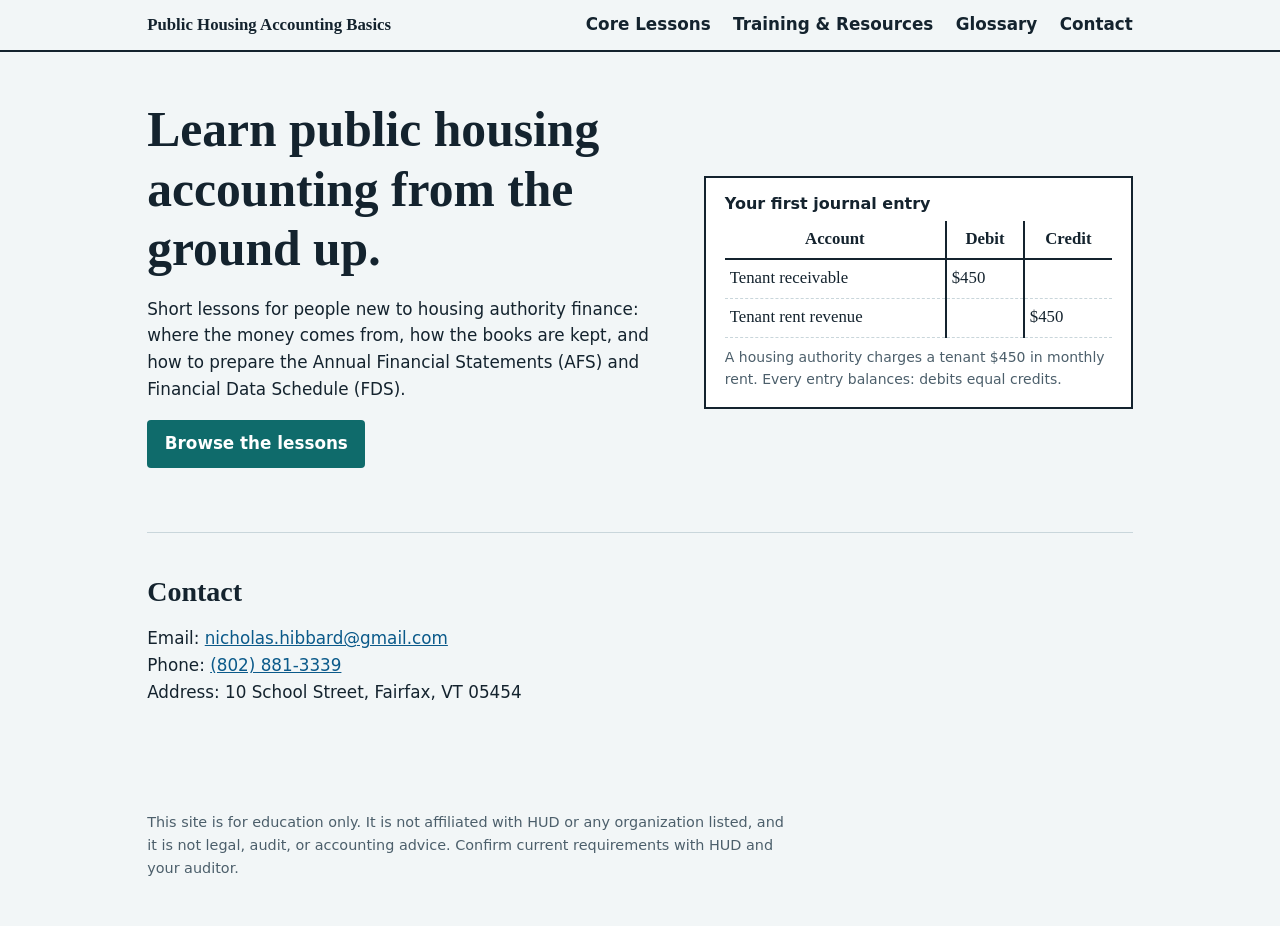
<file: index.html>
<!DOCTYPE html>
<html lang="en">
<head>
<meta charset="utf-8">
<meta name="viewport" content="width=device-width, initial-scale=1">
<title>Public Housing Accounting Basics</title>
<meta name="description" content="Beginner-friendly lessons on public housing accounting, including AFS and FDS preparation.">
<link rel="stylesheet" href="styles.css">
</head>
<body>
<header class="nav"><div class="in">
<strong>Public Housing Accounting Basics</strong>
<a href="lessons/index.html">Core Lessons</a>
<a href="resources.html">Training &amp; Resources</a>
<a href="glossary.html">Glossary</a>
<a href="#contact">Contact</a>
</div></header>

<main>
<section class="hero" id="home">
<div>
<h1>Learn public housing accounting from the ground up.</h1>
<p>Short lessons for people new to housing authority finance: where the money comes from, how the books are kept, and how to prepare the Annual Financial Statements (AFS) and Financial Data Schedule (FDS).</p>
<p><a class="btn" href="lessons/index.html">Browse the lessons</a></p>
</div>
<div class="ledger" aria-label="Example ledger entry">
<h2>Your first journal entry</h2>
<table>
<tr><th>Account</th><th>Debit</th><th>Credit</th></tr>
<tr><td>Tenant receivable</td><td>$450</td><td></td></tr>
<tr><td>Tenant rent revenue</td><td></td><td>$450</td></tr>
</table>
<small>A housing authority charges a tenant $450 in monthly rent. Every entry balances: debits equal credits.</small>
</div>
</section>




<section id="contact" style="border-bottom:0">
<h2>Contact</h2>
<address>
<p>Email: <a href="mailto:nicholas.hibbard@gmail.com">nicholas.hibbard@gmail.com</a><br>
Phone: <a href="tel:+18028813339">(802) 881-3339</a><br>
Address: 10 School Street, Fairfax, VT 05454</p>
</address>
</section>
</main>

<footer><div class="in">
<p>This site is for education only. It is not affiliated with HUD or any organization listed, and it is not legal, audit, or accounting advice. Confirm current requirements with HUD and your auditor.</p>
</div></footer>
</body>
</html>
</file>
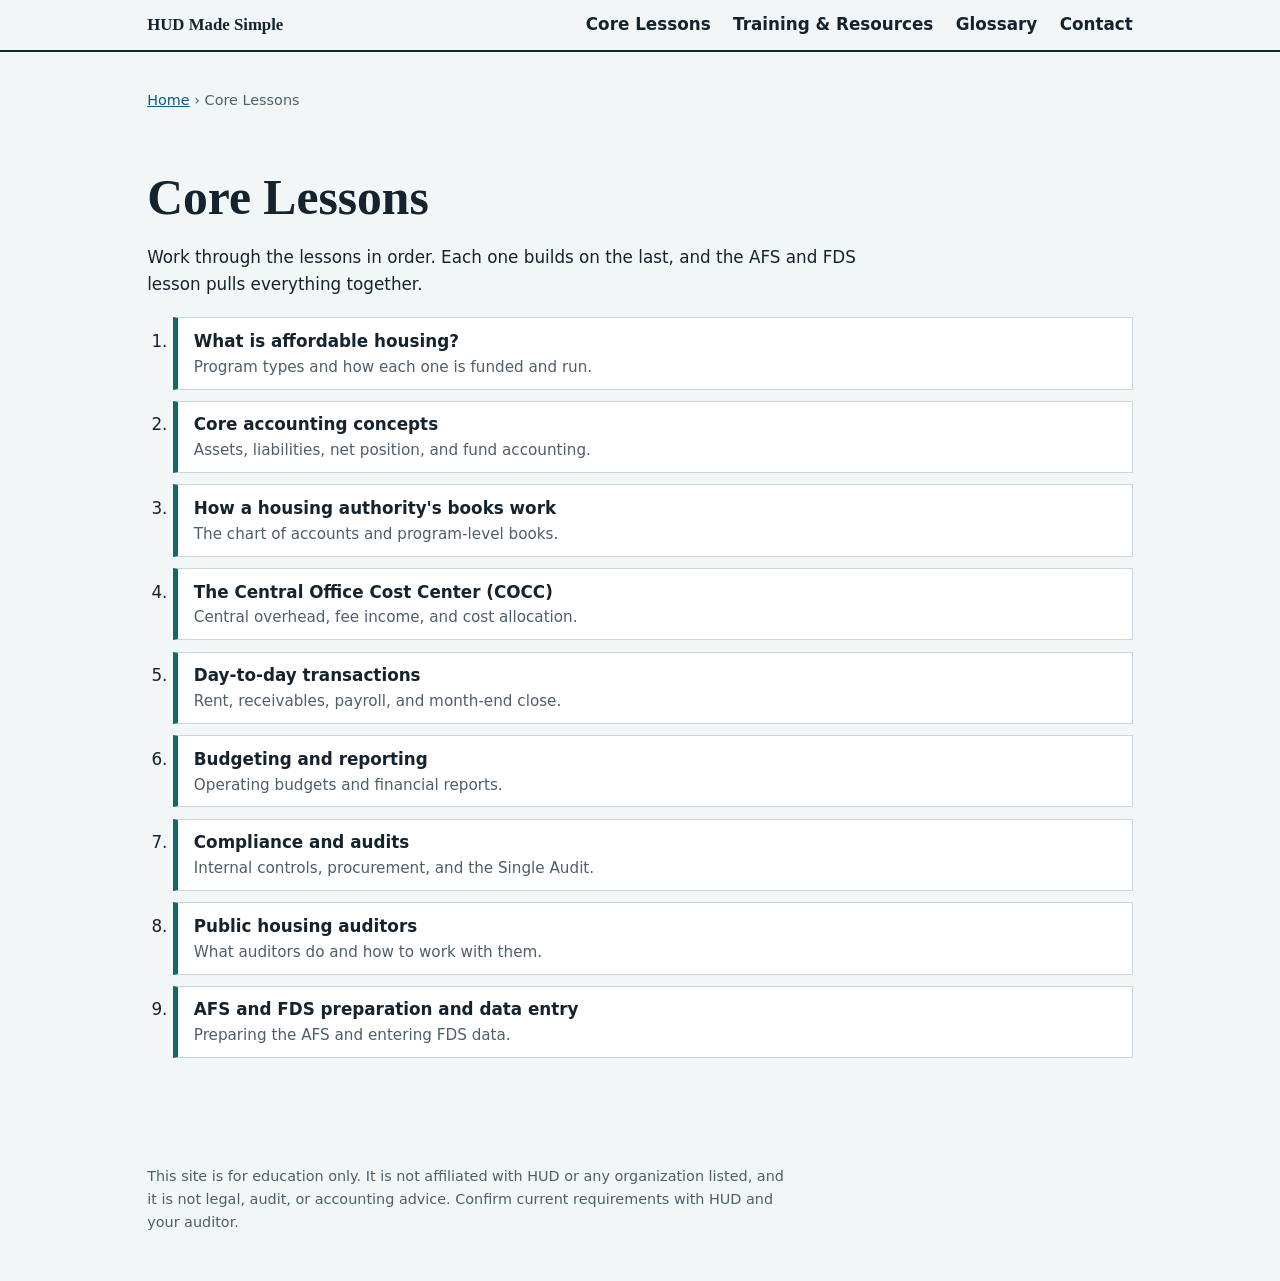
<file: lessons/index.html>
<!DOCTYPE html>
<html lang="en">
<head>
<meta charset="utf-8">
<meta name="viewport" content="width=device-width, initial-scale=1">
<title>Core Lessons | HUD Made Simple</title>
<link rel="stylesheet" href="../styles.css">
</head>
<body>
<header class="nav"><div class="in">
<strong><a href="../index.html">HUD Made Simple</a></strong>
<a href="index.html">Core Lessons</a>
<a href="../resources.html">Training &amp; Resources</a>
<a href="../glossary.html">Glossary</a>
<a href="../contact.html">Contact</a>
</div></header>
<main>
<p class="crumbs"><a href="../index.html">Home</a> &rsaquo; Core Lessons</p>
<section style="border-bottom:0">
<h1>Core Lessons</h1>
<p>Work through the lessons in order. Each one builds on the last, and the AFS and FDS lesson pulls everything together.</p>
<ol class="lessons-list">
<li><a href="01-what-is-affordable-housing.html"><strong>What is affordable housing?</strong><span>Program types and how each one is funded and run.</span></a></li>
<li><a href="02-core-accounting-concepts.html"><strong>Core accounting concepts</strong><span>Assets, liabilities, net position, and fund accounting.</span></a></li>
<li><a href="03-how-a-housing-authority-s-books-work.html"><strong>How a housing authority's books work</strong><span>The chart of accounts and program-level books.</span></a></li>
<li><a href="04-the-central-office-cost-center-cocc.html"><strong>The Central Office Cost Center (COCC)</strong><span>Central overhead, fee income, and cost allocation.</span></a></li>
<li><a href="05-day-to-day-transactions.html"><strong>Day-to-day transactions</strong><span>Rent, receivables, payroll, and month-end close.</span></a></li>
<li><a href="06-budgeting-and-reporting.html"><strong>Budgeting and reporting</strong><span>Operating budgets and financial reports.</span></a></li>
<li><a href="07-compliance-and-audits.html"><strong>Compliance and audits</strong><span>Internal controls, procurement, and the Single Audit.</span></a></li>
<li><a href="08-public-housing-auditors.html"><strong>Public housing auditors</strong><span>What auditors do and how to work with them.</span></a></li>
<li><a href="09-afs-and-fds-preparation-and-data-entry.html"><strong>AFS and FDS preparation and data entry</strong><span>Preparing the AFS and entering FDS data.</span></a></li>
</ol>
</section>
</main>
<footer><div class="in">
<p>This site is for education only. It is not affiliated with HUD or any organization listed, and it is not legal, audit, or accounting advice. Confirm current requirements with HUD and your auditor.</p>
</div></footer>
</body>
</html>
</file>
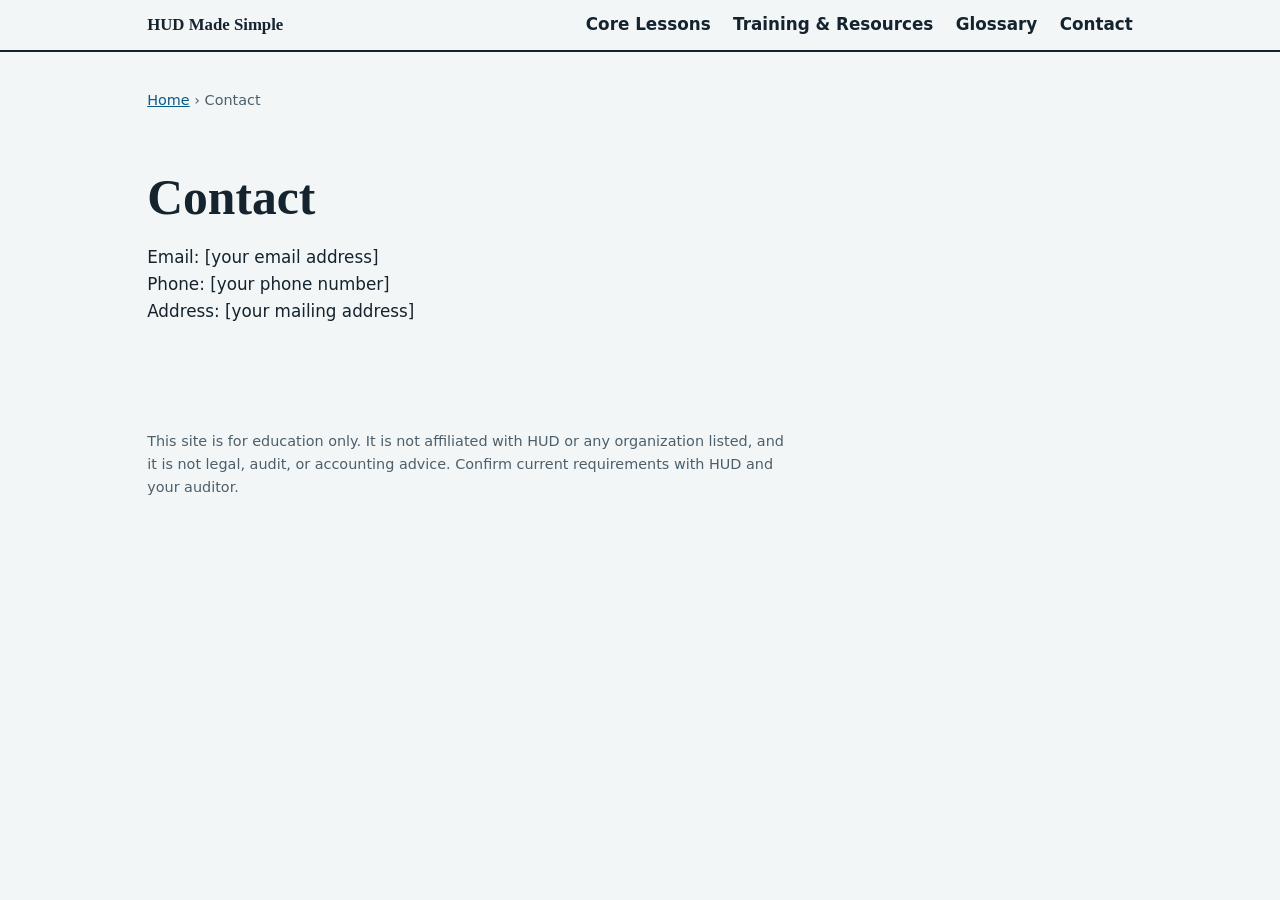
<file: contact.html>
<!DOCTYPE html>
<html lang="en">
<head>
<meta charset="utf-8">
<meta name="viewport" content="width=device-width, initial-scale=1">
<title>Contact | HUD Made Simple</title>
<meta name="description" content="Beginner-friendly lessons on public housing accounting, including AFS and FDS preparation.">
<link rel="stylesheet" href="styles.css">
</head>
<body>
<header class="nav"><div class="in">
<strong><a href="index.html">HUD Made Simple</a></strong>
<a href="lessons/index.html">Core Lessons</a>
<a href="resources.html">Training &amp; Resources</a>
<a href="glossary.html">Glossary</a>
<a href="contact.html">Contact</a>
</div></header>
<main>
<p class="crumbs"><a href="index.html">Home</a> &rsaquo; Contact</p>
<section style="border-bottom:0" id="contact">
<h1>Contact</h1>
<address>
<p>Email: [your email address]<br>
Phone: [your phone number]<br>
Address: [your mailing address]</p>
</address>
</section>
</main>
<footer><div class="in">
<p>This site is for education only. It is not affiliated with HUD or any organization listed, and it is not legal, audit, or accounting advice. Confirm current requirements with HUD and your auditor.</p>
</div></footer>
</body>
</html>
</file>
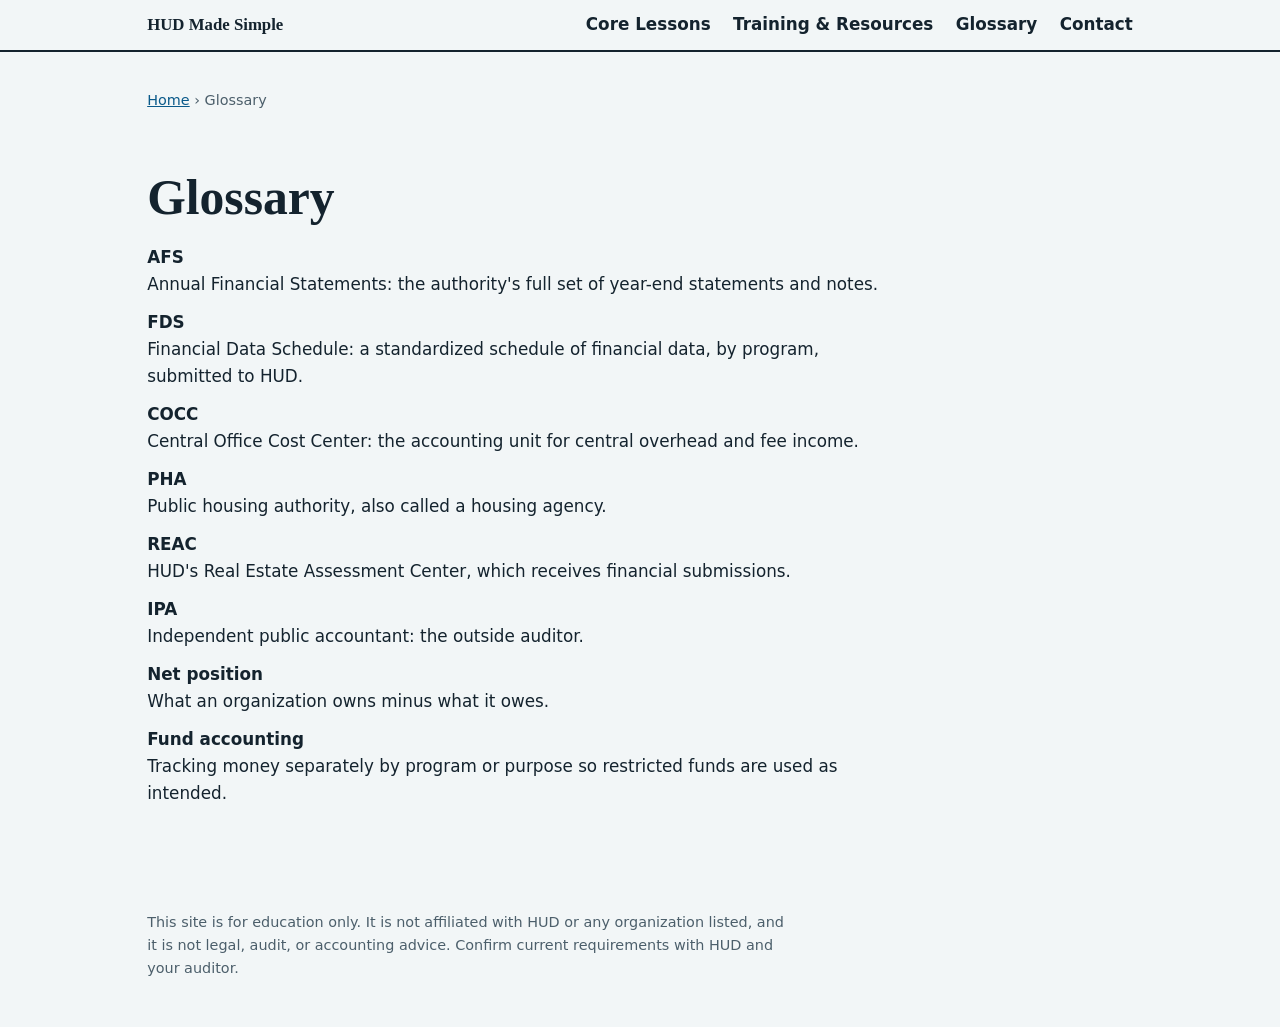
<file: glossary.html>
<!DOCTYPE html>
<html lang="en">
<head>
<meta charset="utf-8">
<meta name="viewport" content="width=device-width, initial-scale=1">
<title>Glossary | HUD Made Simple</title>
<meta name="description" content="Beginner-friendly lessons on public housing accounting, including AFS and FDS preparation.">
<link rel="stylesheet" href="styles.css">
</head>
<body>
<header class="nav"><div class="in">
<strong><a href="index.html">HUD Made Simple</a></strong>
<a href="lessons/index.html">Core Lessons</a>
<a href="resources.html">Training &amp; Resources</a>
<a href="glossary.html">Glossary</a>
<a href="contact.html">Contact</a>
</div></header>
<main>
<p class="crumbs"><a href="index.html">Home</a> &rsaquo; Glossary</p>
<section style="border-bottom:0" id="glossary">
<h1>Glossary</h1>
<dl>
<dt>AFS</dt><dd>Annual Financial Statements: the authority's full set of year-end statements and notes.</dd>
<dt>FDS</dt><dd>Financial Data Schedule: a standardized schedule of financial data, by program, submitted to HUD.</dd>
<dt>COCC</dt><dd>Central Office Cost Center: the accounting unit for central overhead and fee income.</dd>
<dt>PHA</dt><dd>Public housing authority, also called a housing agency.</dd>
<dt>REAC</dt><dd>HUD's Real Estate Assessment Center, which receives financial submissions.</dd>
<dt>IPA</dt><dd>Independent public accountant: the outside auditor.</dd>
<dt>Net position</dt><dd>What an organization owns minus what it owes.</dd>
<dt>Fund accounting</dt><dd>Tracking money separately by program or purpose so restricted funds are used as intended.</dd>
</dl>
</section>
</main>
<footer><div class="in">
<p>This site is for education only. It is not affiliated with HUD or any organization listed, and it is not legal, audit, or accounting advice. Confirm current requirements with HUD and your auditor.</p>
</div></footer>
</body>
</html>
</file>
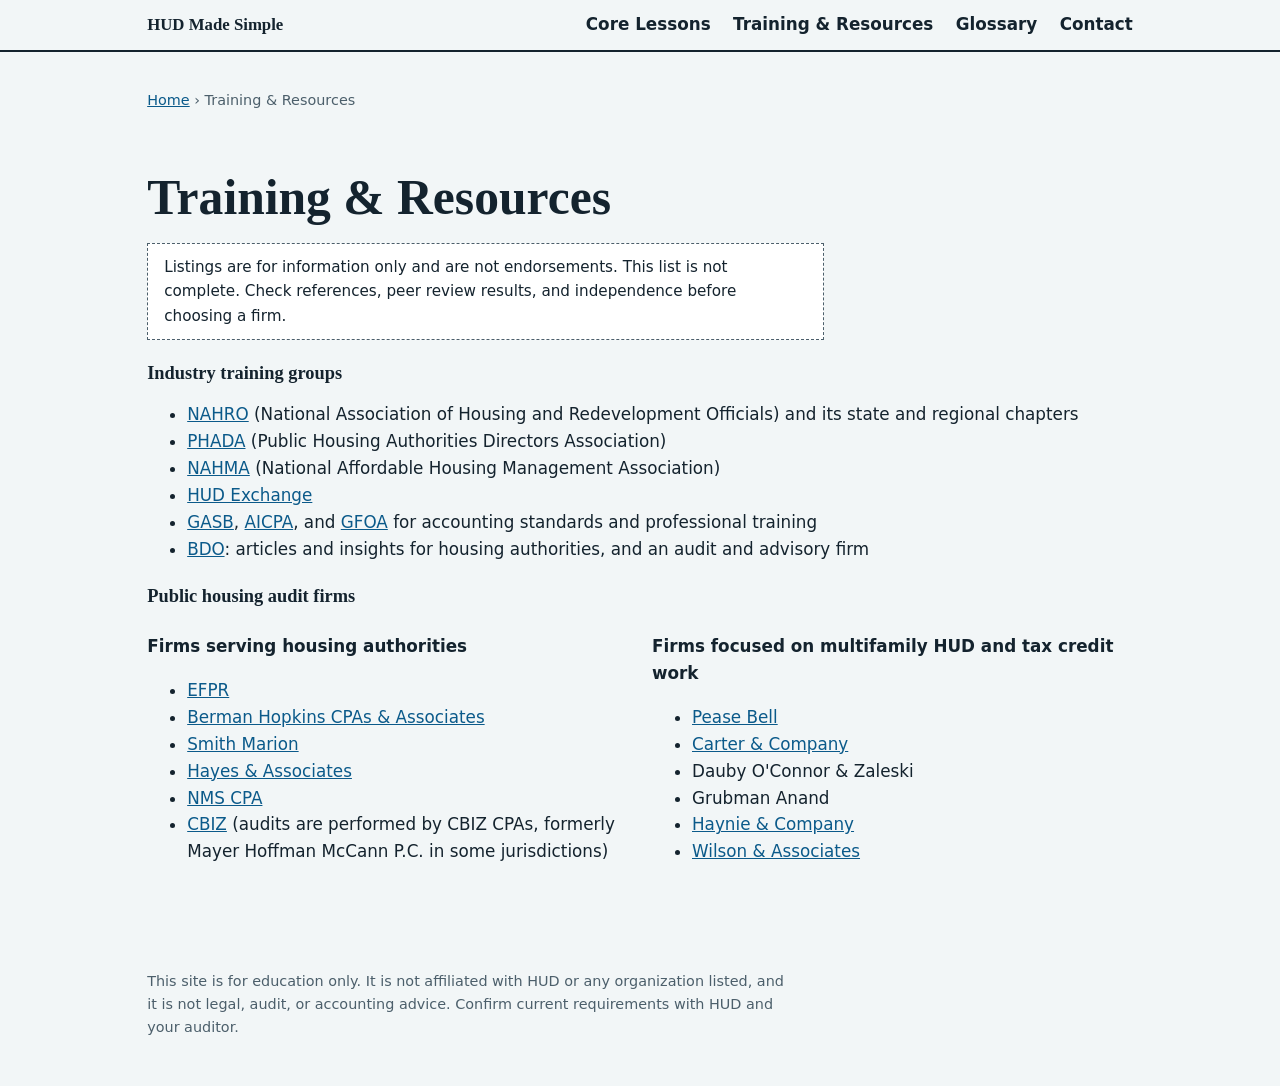
<file: resources.html>
<!DOCTYPE html>
<html lang="en">
<head>
<meta charset="utf-8">
<meta name="viewport" content="width=device-width, initial-scale=1">
<title>Training &amp; Resources | HUD Made Simple</title>
<meta name="description" content="Beginner-friendly lessons on public housing accounting, including AFS and FDS preparation.">
<link rel="stylesheet" href="styles.css">
</head>
<body>
<header class="nav"><div class="in">
<strong><a href="index.html">HUD Made Simple</a></strong>
<a href="lessons/index.html">Core Lessons</a>
<a href="resources.html">Training &amp; Resources</a>
<a href="glossary.html">Glossary</a>
<a href="contact.html">Contact</a>
</div></header>
<main>
<p class="crumbs"><a href="index.html">Home</a> &rsaquo; Training &amp; Resources</p>
<section style="border-bottom:0" id="resources">
<h1>Training &amp; Resources</h1>
<p class="note">Listings are for information only and are not endorsements. This list is not complete. Check references, peer review results, and independence before choosing a firm.</p>

<h3 style="margin-top:1.4rem">Industry training groups</h3>
<ul>
<li><a href="https://www.nahro.org">NAHRO</a> (National Association of Housing and Redevelopment Officials) and its state and regional chapters</li>
<li><a href="https://www.phada.org">PHADA</a> (Public Housing Authorities Directors Association)</li>
<li><a href="https://www.nahma.org">NAHMA</a> (National Affordable Housing Management Association)</li>
<li><a href="https://www.hudexchange.info">HUD Exchange</a></li>
<li><a href="https://www.gasb.org">GASB</a>, <a href="https://www.aicpa-cima.com">AICPA</a>, and <a href="https://www.gfoa.org">GFOA</a> for accounting standards and professional training</li>
<li><a href="https://www.bdo.com">BDO</a>: articles and insights for housing authorities, and an audit and advisory firm</li>
</ul>

<h3 id="auditors" style="margin-top:1.4rem">Public housing audit firms</h3>
<div class="cols">
<div>
<p><strong>Firms serving housing authorities</strong></p>
<ul>
<li><a href="https://efpradvisory.com">EFPR</a></li>
<li><a href="https://www.bermanhopkins.com">Berman Hopkins CPAs &amp; Associates</a></li>
<li><a href="https://smcocpa.com">Smith Marion</a></li>
<li><a href="https://hayes.cpa">Hayes &amp; Associates</a></li>
<li><a href="https://nms-cpa.com">NMS CPA</a></li>
<li><a href="https://www.cbiz.com">CBIZ</a> (audits are performed by CBIZ CPAs, formerly Mayer Hoffman McCann P.C. in some jurisdictions)</li>
</ul></div>
<div>
<p><strong>Firms focused on multifamily HUD and tax credit work</strong></p>
<ul>
<li><a href="https://www.peasebell.com">Pease Bell</a></li>
<li><a href="https://www.cartercpa.net">Carter &amp; Company</a></li>
<li>Dauby O'Connor &amp; Zaleski</li>
<li>Grubman Anand</li>
<li><a href="https://www.hayniecpas.com">Haynie &amp; Company</a></li>
<li><a href="https://wilsoncpa.net">Wilson &amp; Associates</a></li>
</ul></div>
</div>
</section>
</main>
<footer><div class="in">
<p>This site is for education only. It is not affiliated with HUD or any organization listed, and it is not legal, audit, or accounting advice. Confirm current requirements with HUD and your auditor.</p>
</div></footer>
</body>
</html>
</file>
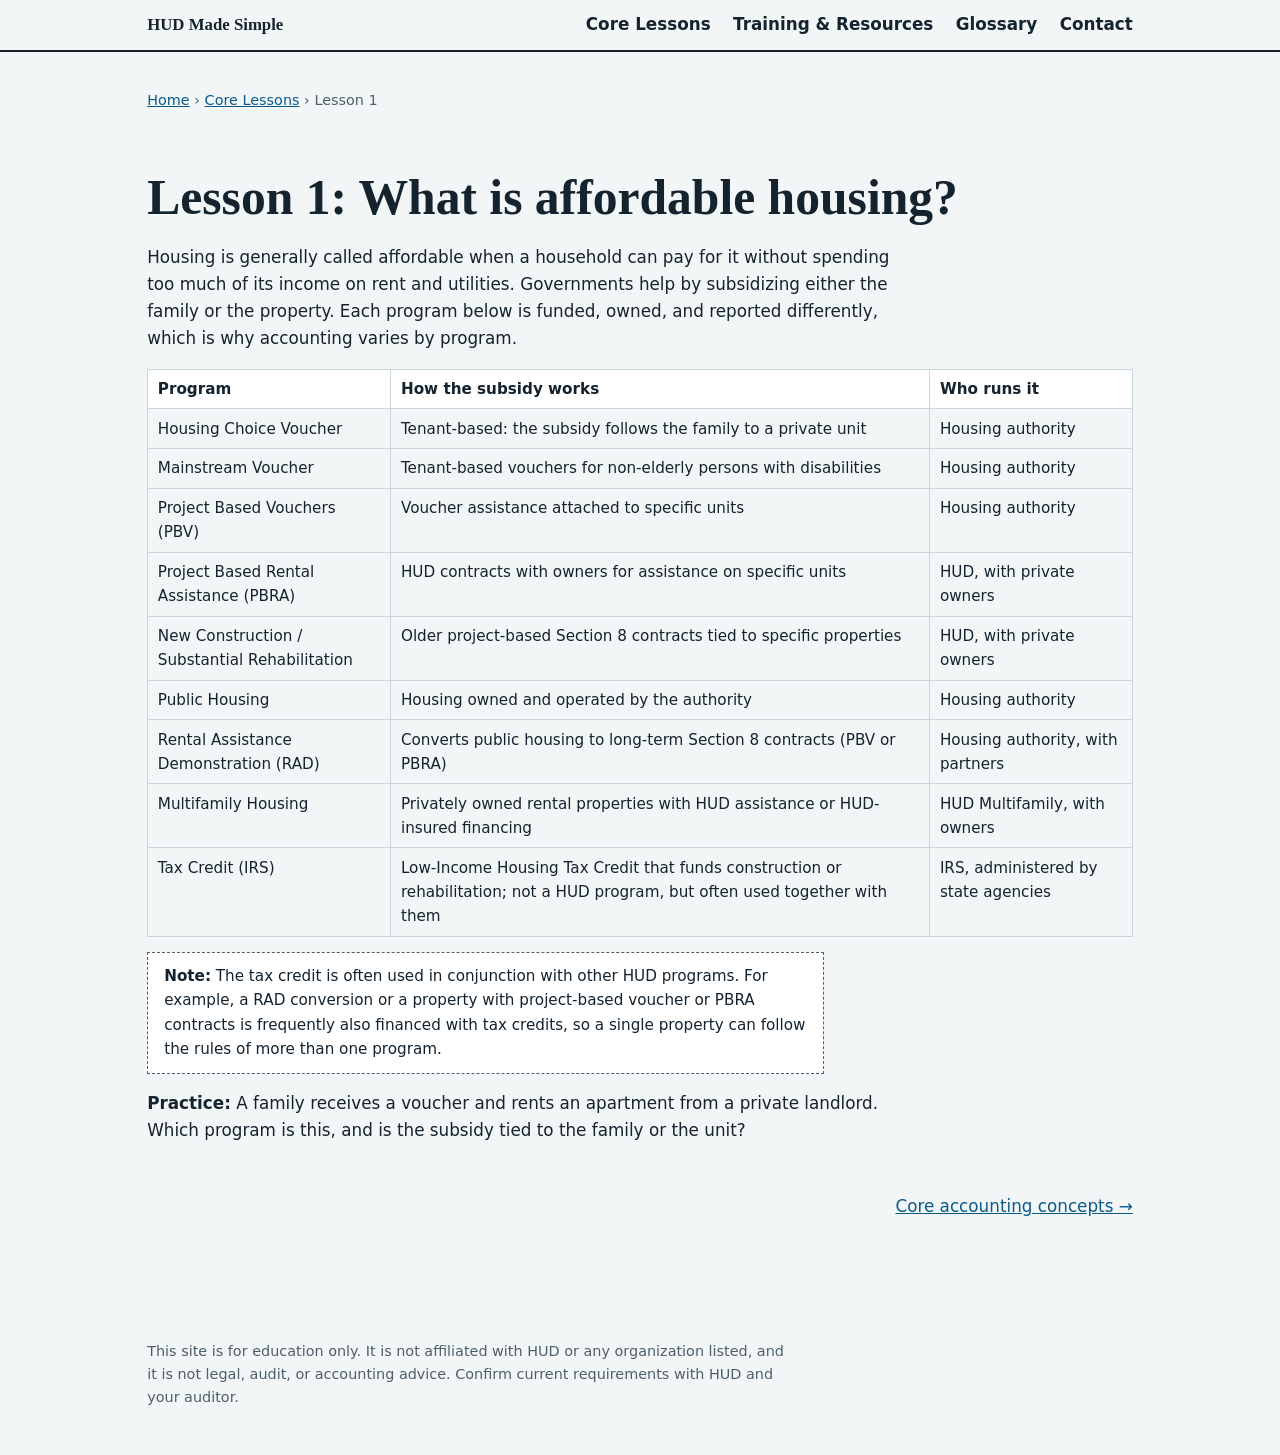
<file: lessons/01-what-is-affordable-housing.html>
<!DOCTYPE html>
<html lang="en">
<head>
<meta charset="utf-8">
<meta name="viewport" content="width=device-width, initial-scale=1">
<title>Lesson 1: What is affordable housing? | HUD Made Simple</title>
<link rel="stylesheet" href="../styles.css">
</head>
<body>
<header class="nav"><div class="in">
<strong><a href="../index.html">HUD Made Simple</a></strong>
<a href="index.html">Core Lessons</a>
<a href="../resources.html">Training &amp; Resources</a>
<a href="../glossary.html">Glossary</a>
<a href="../contact.html">Contact</a>
</div></header>
<main>
<p class="crumbs"><a href="../index.html">Home</a> &rsaquo; <a href="index.html">Core Lessons</a> &rsaquo; Lesson 1</p>
<section style="border-bottom:0">
<h1>Lesson 1: What is affordable housing?</h1>
<p>Housing is generally called affordable when a household can pay for it without spending too much of its income on rent and utilities. Governments help by subsidizing either the family or the property. Each program below is funded, owned, and reported differently, which is why accounting varies by program.</p>
<div class="tw"><table class="t">
<thead><tr><th>Program</th><th>How the subsidy works</th><th>Who runs it</th></tr></thead>
<tbody>
<tr><td>Housing Choice Voucher</td><td>Tenant-based: the subsidy follows the family to a private unit</td><td>Housing authority</td></tr>
<tr><td>Mainstream Voucher</td><td>Tenant-based vouchers for non-elderly persons with disabilities</td><td>Housing authority</td></tr>
<tr><td>Project Based Vouchers (PBV)</td><td>Voucher assistance attached to specific units</td><td>Housing authority</td></tr>
<tr><td>Project Based Rental Assistance (PBRA)</td><td>HUD contracts with owners for assistance on specific units</td><td>HUD, with private owners</td></tr>
<tr><td>New Construction / Substantial Rehabilitation</td><td>Older project-based Section 8 contracts tied to specific properties</td><td>HUD, with private owners</td></tr>
<tr><td>Public Housing</td><td>Housing owned and operated by the authority</td><td>Housing authority</td></tr>
<tr><td>Rental Assistance Demonstration (RAD)</td><td>Converts public housing to long-term Section 8 contracts (PBV or PBRA)</td><td>Housing authority, with partners</td></tr>
<tr><td>Multifamily Housing</td><td>Privately owned rental properties with HUD assistance or HUD-insured financing</td><td>HUD Multifamily, with owners</td></tr>
<tr><td>Tax Credit (IRS)</td><td>Low-Income Housing Tax Credit that funds construction or rehabilitation; not a HUD program, but often used together with them</td><td>IRS, administered by state agencies</td></tr>
</tbody></table></div>
<p class="note"><strong>Note:</strong> The tax credit is often used in conjunction with other HUD programs. For example, a RAD conversion or a property with project-based voucher or PBRA contracts is frequently also financed with tax credits, so a single property can follow the rules of more than one program.</p>
<p><strong>Practice:</strong> A family receives a voucher and rents an apartment from a private landlord. Which program is this, and is the subsidy tied to the family or the unit?</p>
<nav class="pager" aria-label="Lesson navigation"><span></span><a href="02-core-accounting-concepts.html">Core accounting concepts &rarr;</a></nav>
</section>
</main>
<footer><div class="in">
<p>This site is for education only. It is not affiliated with HUD or any organization listed, and it is not legal, audit, or accounting advice. Confirm current requirements with HUD and your auditor.</p>
</div></footer>
</body>
</html>
</file>
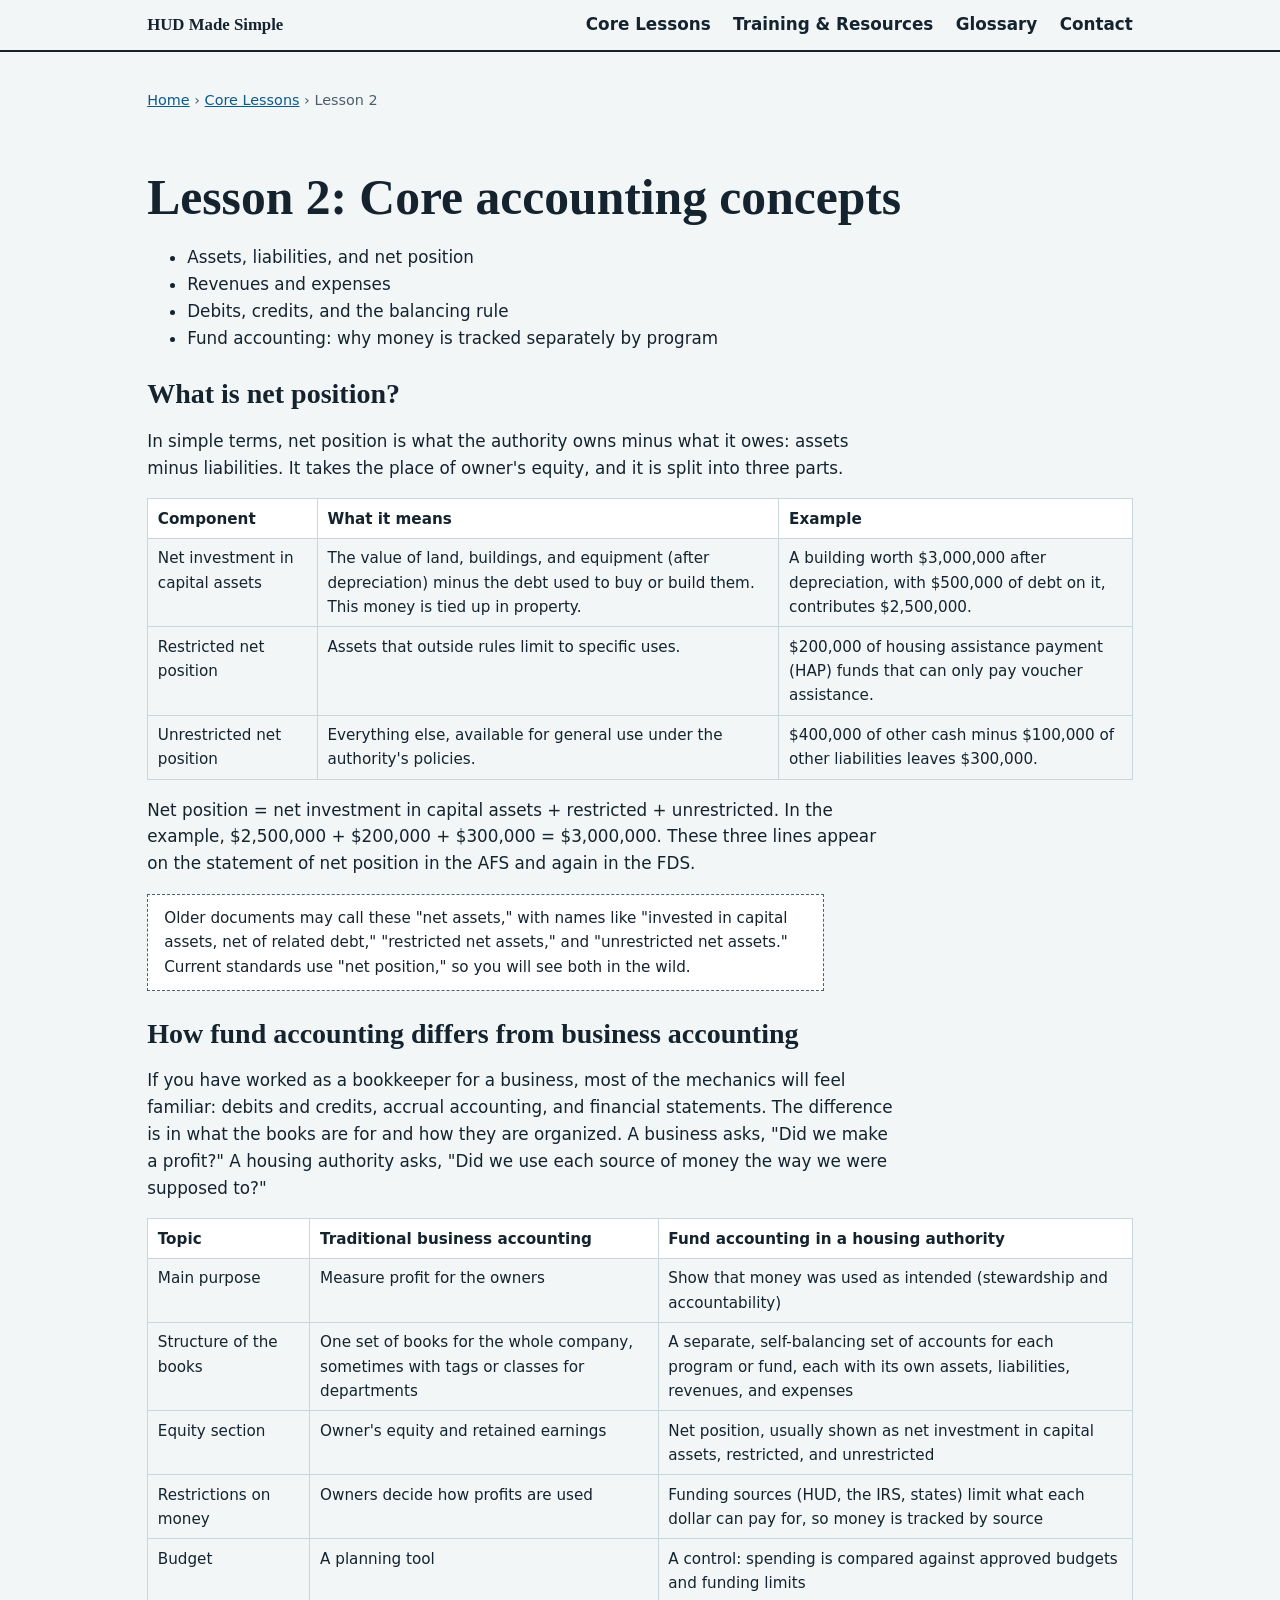
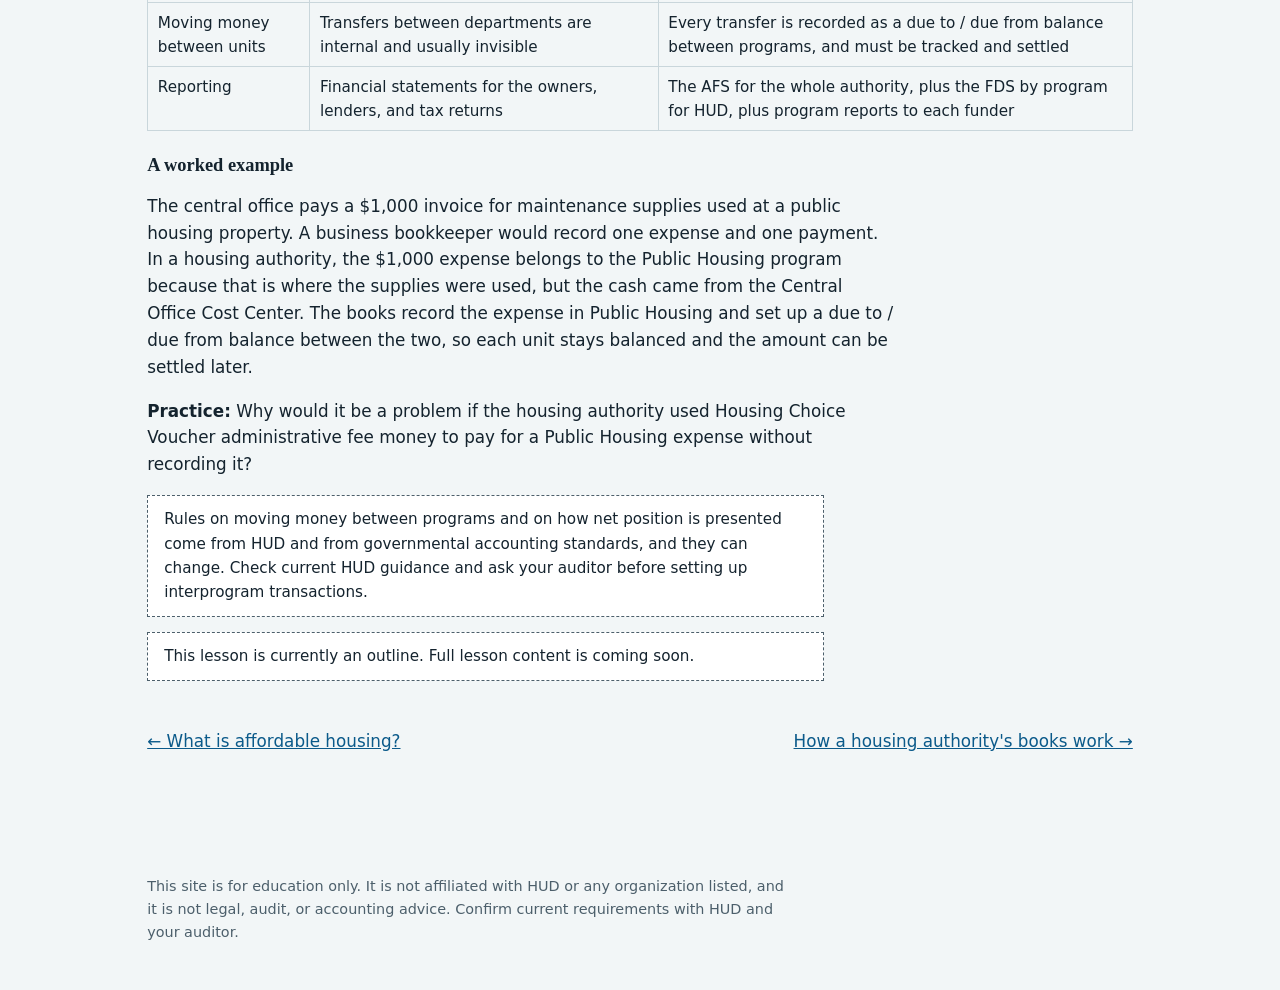
<file: lessons/02-core-accounting-concepts.html>
<!DOCTYPE html>
<html lang="en">
<head>
<meta charset="utf-8">
<meta name="viewport" content="width=device-width, initial-scale=1">
<title>Lesson 2: Core accounting concepts | HUD Made Simple</title>
<link rel="stylesheet" href="../styles.css">
</head>
<body>
<header class="nav"><div class="in">
<strong><a href="../index.html">HUD Made Simple</a></strong>
<a href="index.html">Core Lessons</a>
<a href="../resources.html">Training &amp; Resources</a>
<a href="../glossary.html">Glossary</a>
<a href="../contact.html">Contact</a>
</div></header>
<main>
<p class="crumbs"><a href="../index.html">Home</a> &rsaquo; <a href="index.html">Core Lessons</a> &rsaquo; Lesson 2</p>
<section style="border-bottom:0">
<h1>Lesson 2: Core accounting concepts</h1>
<ul><li>Assets, liabilities, and net position</li><li>Revenues and expenses</li><li>Debits, credits, and the balancing rule</li><li>Fund accounting: why money is tracked separately by program</li></ul>
<h2 style="margin-top:1.6rem">What is net position?</h2>
<p>In simple terms, net position is what the authority owns minus what it owes: assets minus liabilities. It takes the place of owner's equity, and it is split into three parts.</p>
<div class="tw"><table class="t"><thead><tr><th>Component</th><th>What it means</th><th>Example</th></tr></thead><tbody>
<tr><td>Net investment in capital assets</td><td>The value of land, buildings, and equipment (after depreciation) minus the debt used to buy or build them. This money is tied up in property.</td><td>A building worth $3,000,000 after depreciation, with $500,000 of debt on it, contributes $2,500,000.</td></tr>
<tr><td>Restricted net position</td><td>Assets that outside rules limit to specific uses.</td><td>$200,000 of housing assistance payment (HAP) funds that can only pay voucher assistance.</td></tr>
<tr><td>Unrestricted net position</td><td>Everything else, available for general use under the authority's policies.</td><td>$400,000 of other cash minus $100,000 of other liabilities leaves $300,000.</td></tr>
</tbody></table></div>
<p>Net position = net investment in capital assets + restricted + unrestricted. In the example, $2,500,000 + $200,000 + $300,000 = $3,000,000. These three lines appear on the statement of net position in the AFS and again in the FDS.</p>
<p class="note">Older documents may call these "net assets," with names like "invested in capital assets, net of related debt," "restricted net assets," and "unrestricted net assets." Current standards use "net position," so you will see both in the wild.</p>

<h2 style="margin-top:1.6rem">How fund accounting differs from business accounting</h2>
<p>If you have worked as a bookkeeper for a business, most of the mechanics will feel familiar: debits and credits, accrual accounting, and financial statements. The difference is in what the books are for and how they are organized. A business asks, "Did we make a profit?" A housing authority asks, "Did we use each source of money the way we were supposed to?"</p>
<div class="tw"><table class="t"><thead><tr><th>Topic</th><th>Traditional business accounting</th><th>Fund accounting in a housing authority</th></tr></thead><tbody><tr><td>Main purpose</td><td>Measure profit for the owners</td><td>Show that money was used as intended (stewardship and accountability)</td></tr><tr><td>Structure of the books</td><td>One set of books for the whole company, sometimes with tags or classes for departments</td><td>A separate, self-balancing set of accounts for each program or fund, each with its own assets, liabilities, revenues, and expenses</td></tr><tr><td>Equity section</td><td>Owner's equity and retained earnings</td><td>Net position, usually shown as net investment in capital assets, restricted, and unrestricted</td></tr><tr><td>Restrictions on money</td><td>Owners decide how profits are used</td><td>Funding sources (HUD, the IRS, states) limit what each dollar can pay for, so money is tracked by source</td></tr><tr><td>Budget</td><td>A planning tool</td><td>A control: spending is compared against approved budgets and funding limits</td></tr><tr><td>Moving money between units</td><td>Transfers between departments are internal and usually invisible</td><td>Every transfer is recorded as a due to / due from balance between programs, and must be tracked and settled</td></tr><tr><td>Reporting</td><td>Financial statements for the owners, lenders, and tax returns</td><td>The AFS for the whole authority, plus the FDS by program for HUD, plus program reports to each funder</td></tr></tbody></table></div>
<h3 style="margin-top:1.4rem">A worked example</h3>
<p>The central office pays a $1,000 invoice for maintenance supplies used at a public housing property. A business bookkeeper would record one expense and one payment. In a housing authority, the $1,000 expense belongs to the Public Housing program because that is where the supplies were used, but the cash came from the Central Office Cost Center. The books record the expense in Public Housing and set up a due to / due from balance between the two, so each unit stays balanced and the amount can be settled later.</p>
<p><strong>Practice:</strong> Why would it be a problem if the housing authority used Housing Choice Voucher administrative fee money to pay for a Public Housing expense without recording it?</p>
<p class="note">Rules on moving money between programs and on how net position is presented come from HUD and from governmental accounting standards, and they can change. Check current HUD guidance and ask your auditor before setting up interprogram transactions.</p>
<p class="note">This lesson is currently an outline. Full lesson content is coming soon.</p>
<nav class="pager" aria-label="Lesson navigation"><a href="01-what-is-affordable-housing.html">&larr; What is affordable housing?</a><a href="03-how-a-housing-authority-s-books-work.html">How a housing authority's books work &rarr;</a></nav>
</section>
</main>
<footer><div class="in">
<p>This site is for education only. It is not affiliated with HUD or any organization listed, and it is not legal, audit, or accounting advice. Confirm current requirements with HUD and your auditor.</p>
</div></footer>
</body>
</html>
</file>
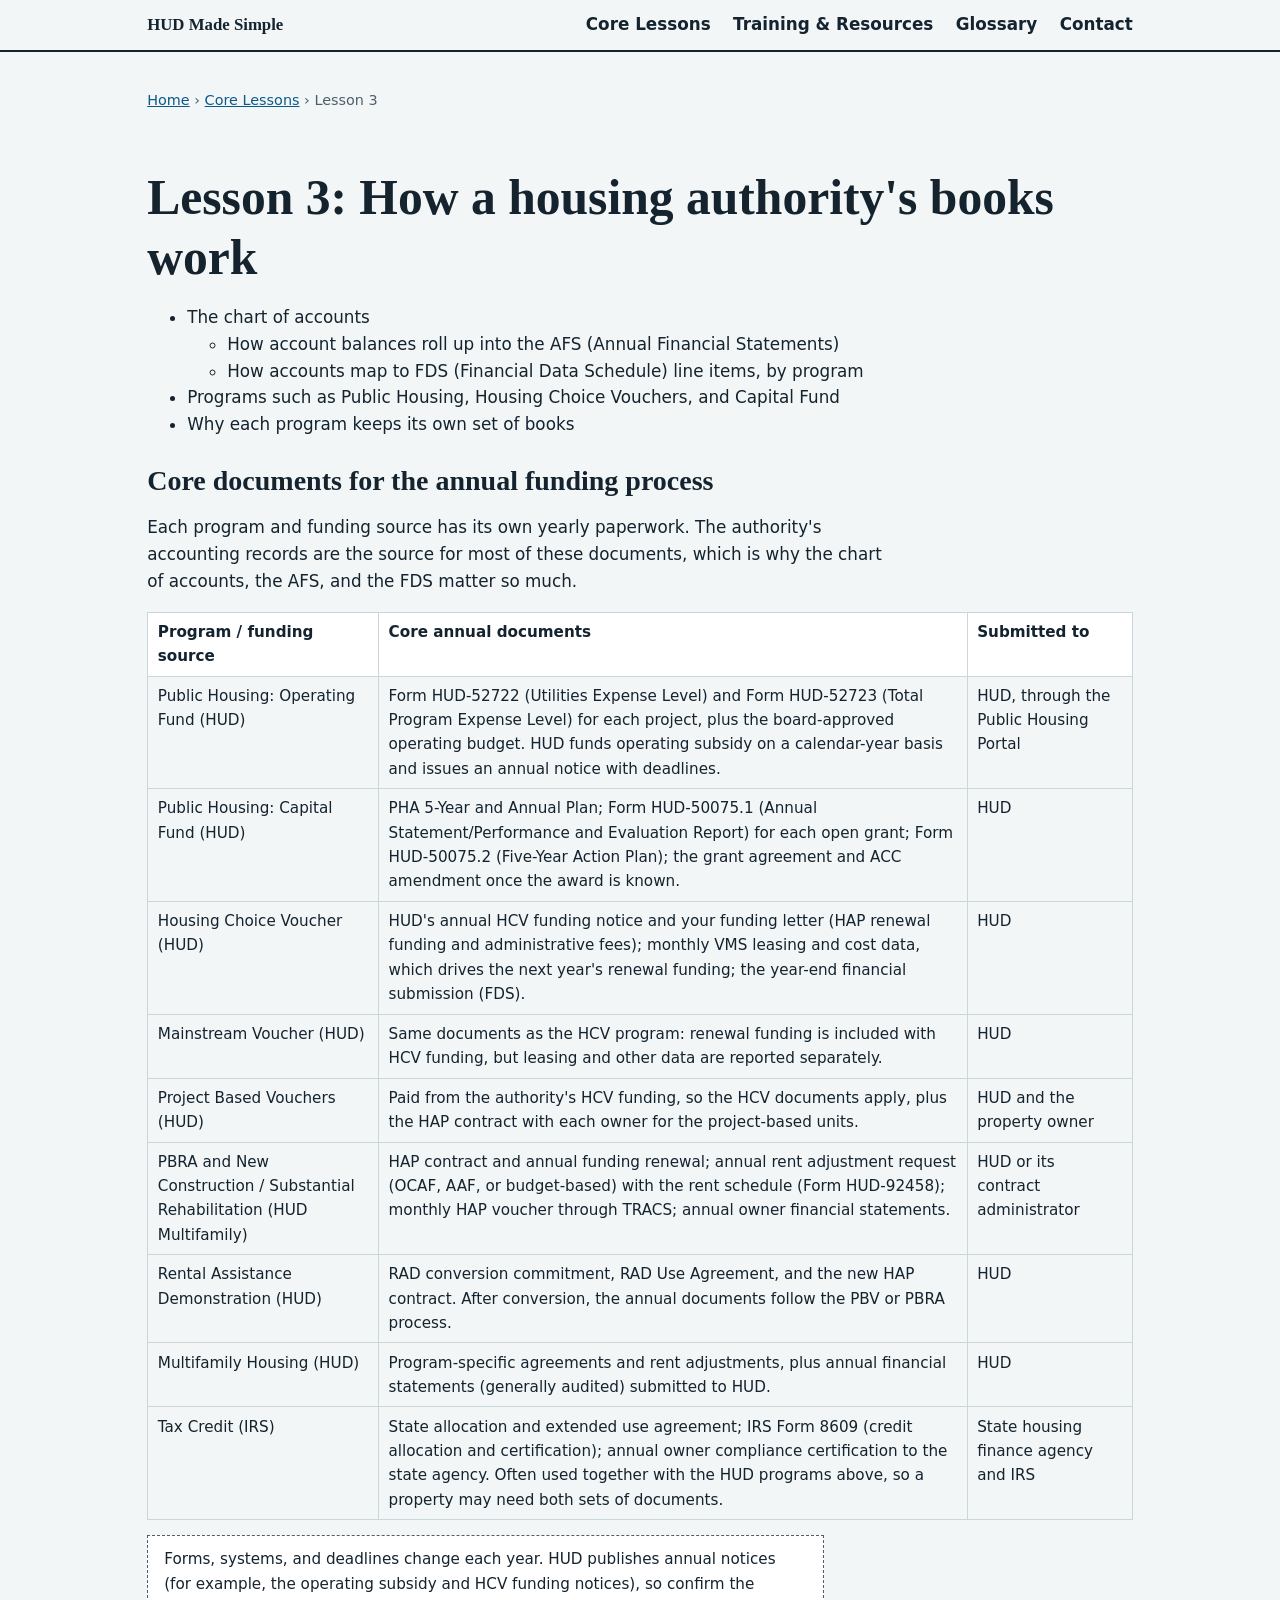
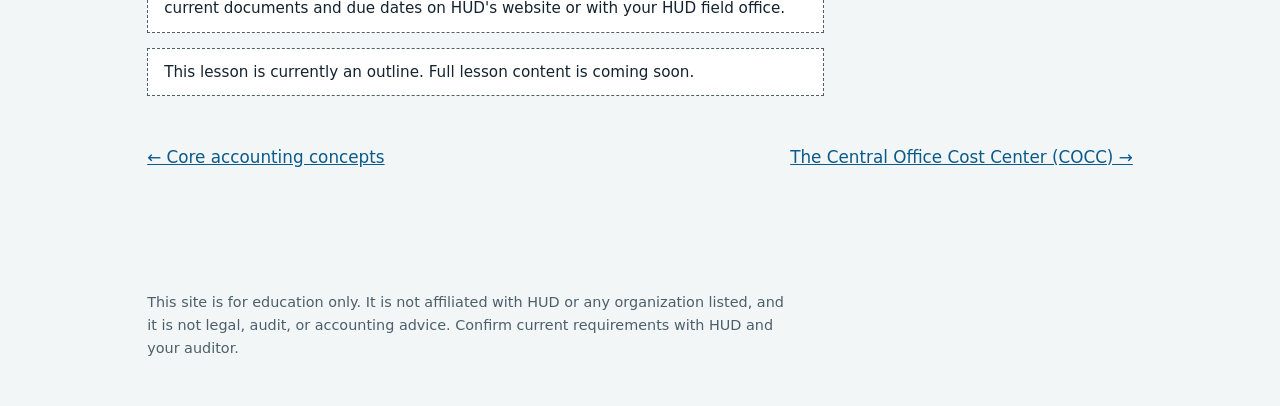
<file: lessons/03-how-a-housing-authority-s-books-work.html>
<!DOCTYPE html>
<html lang="en">
<head>
<meta charset="utf-8">
<meta name="viewport" content="width=device-width, initial-scale=1">
<title>Lesson 3: How a housing authority's books work | HUD Made Simple</title>
<link rel="stylesheet" href="../styles.css">
</head>
<body>
<header class="nav"><div class="in">
<strong><a href="../index.html">HUD Made Simple</a></strong>
<a href="index.html">Core Lessons</a>
<a href="../resources.html">Training &amp; Resources</a>
<a href="../glossary.html">Glossary</a>
<a href="../contact.html">Contact</a>
</div></header>
<main>
<p class="crumbs"><a href="../index.html">Home</a> &rsaquo; <a href="index.html">Core Lessons</a> &rsaquo; Lesson 3</p>
<section style="border-bottom:0">
<h1>Lesson 3: How a housing authority's books work</h1>
<ul><li>The chart of accounts<ul><li>How account balances roll up into the AFS (Annual Financial Statements)</li><li>How accounts map to FDS (Financial Data Schedule) line items, by program</li></ul></li><li>Programs such as Public Housing, Housing Choice Vouchers, and Capital Fund</li><li>Why each program keeps its own set of books</li></ul>
<h2 style="margin-top:1.6rem">Core documents for the annual funding process</h2>
<p>Each program and funding source has its own yearly paperwork. The authority's accounting records are the source for most of these documents, which is why the chart of accounts, the AFS, and the FDS matter so much.</p>
<div class="tw"><table class="t"><thead><tr><th>Program / funding source</th><th>Core annual documents</th><th>Submitted to</th></tr></thead><tbody><tr><td>Public Housing: Operating Fund (HUD)</td><td>Form HUD-52722 (Utilities Expense Level) and Form HUD-52723 (Total Program Expense Level) for each project, plus the board-approved operating budget. HUD funds operating subsidy on a calendar-year basis and issues an annual notice with deadlines.</td><td>HUD, through the Public Housing Portal</td></tr><tr><td>Public Housing: Capital Fund (HUD)</td><td>PHA 5-Year and Annual Plan; Form HUD-50075.1 (Annual Statement/Performance and Evaluation Report) for each open grant; Form HUD-50075.2 (Five-Year Action Plan); the grant agreement and ACC amendment once the award is known.</td><td>HUD</td></tr><tr><td>Housing Choice Voucher (HUD)</td><td>HUD's annual HCV funding notice and your funding letter (HAP renewal funding and administrative fees); monthly VMS leasing and cost data, which drives the next year's renewal funding; the year-end financial submission (FDS).</td><td>HUD</td></tr><tr><td>Mainstream Voucher (HUD)</td><td>Same documents as the HCV program: renewal funding is included with HCV funding, but leasing and other data are reported separately.</td><td>HUD</td></tr><tr><td>Project Based Vouchers (HUD)</td><td>Paid from the authority's HCV funding, so the HCV documents apply, plus the HAP contract with each owner for the project-based units.</td><td>HUD and the property owner</td></tr><tr><td>PBRA and New Construction / Substantial Rehabilitation (HUD Multifamily)</td><td>HAP contract and annual funding renewal; annual rent adjustment request (OCAF, AAF, or budget-based) with the rent schedule (Form HUD-92458); monthly HAP voucher through TRACS; annual owner financial statements.</td><td>HUD or its contract administrator</td></tr><tr><td>Rental Assistance Demonstration (HUD)</td><td>RAD conversion commitment, RAD Use Agreement, and the new HAP contract. After conversion, the annual documents follow the PBV or PBRA process.</td><td>HUD</td></tr><tr><td>Multifamily Housing (HUD)</td><td>Program-specific agreements and rent adjustments, plus annual financial statements (generally audited) submitted to HUD.</td><td>HUD</td></tr><tr><td>Tax Credit (IRS)</td><td>State allocation and extended use agreement; IRS Form 8609 (credit allocation and certification); annual owner compliance certification to the state agency. Often used together with the HUD programs above, so a property may need both sets of documents.</td><td>State housing finance agency and IRS</td></tr></tbody></table></div>
<p class="note">Forms, systems, and deadlines change each year. HUD publishes annual notices (for example, the operating subsidy and HCV funding notices), so confirm the current documents and due dates on HUD's website or with your HUD field office.</p>
<p class="note">This lesson is currently an outline. Full lesson content is coming soon.</p>
<nav class="pager" aria-label="Lesson navigation"><a href="02-core-accounting-concepts.html">&larr; Core accounting concepts</a><a href="04-the-central-office-cost-center-cocc.html">The Central Office Cost Center (COCC) &rarr;</a></nav>
</section>
</main>
<footer><div class="in">
<p>This site is for education only. It is not affiliated with HUD or any organization listed, and it is not legal, audit, or accounting advice. Confirm current requirements with HUD and your auditor.</p>
</div></footer>
</body>
</html>
</file>
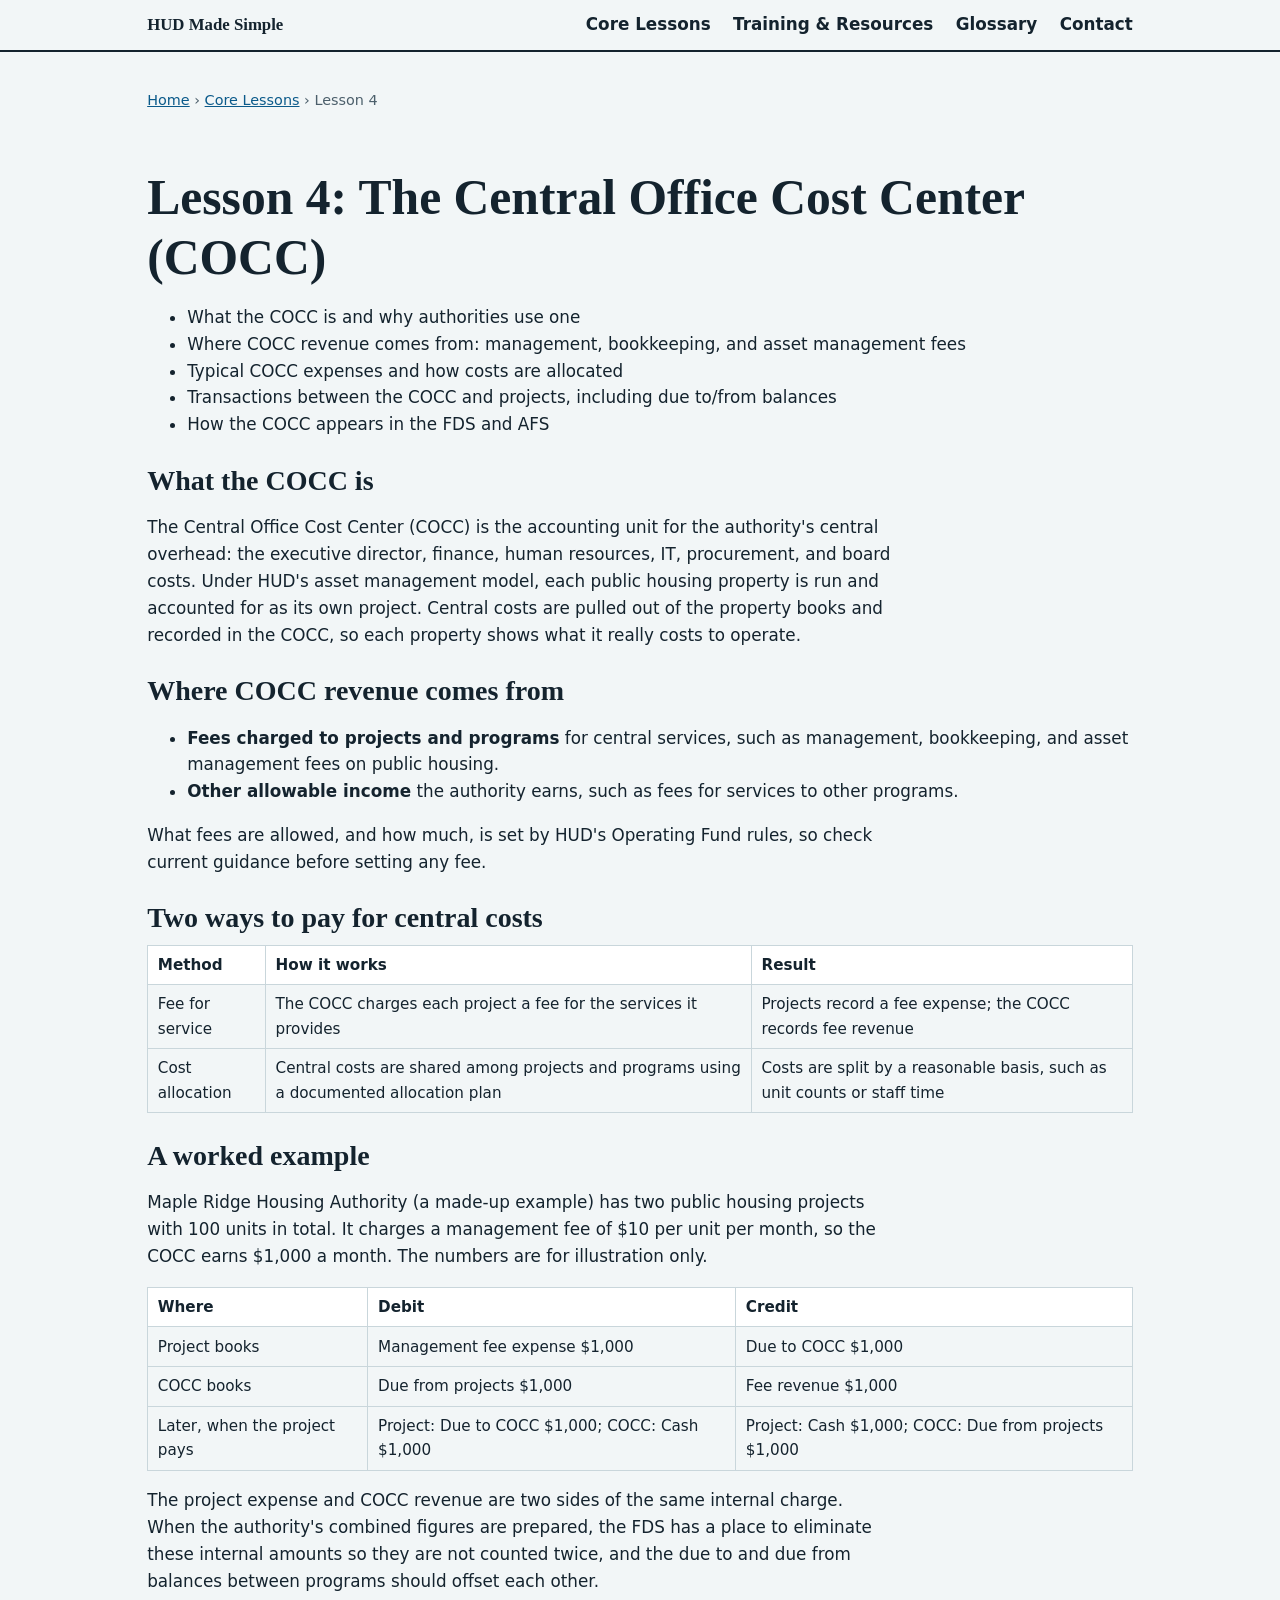
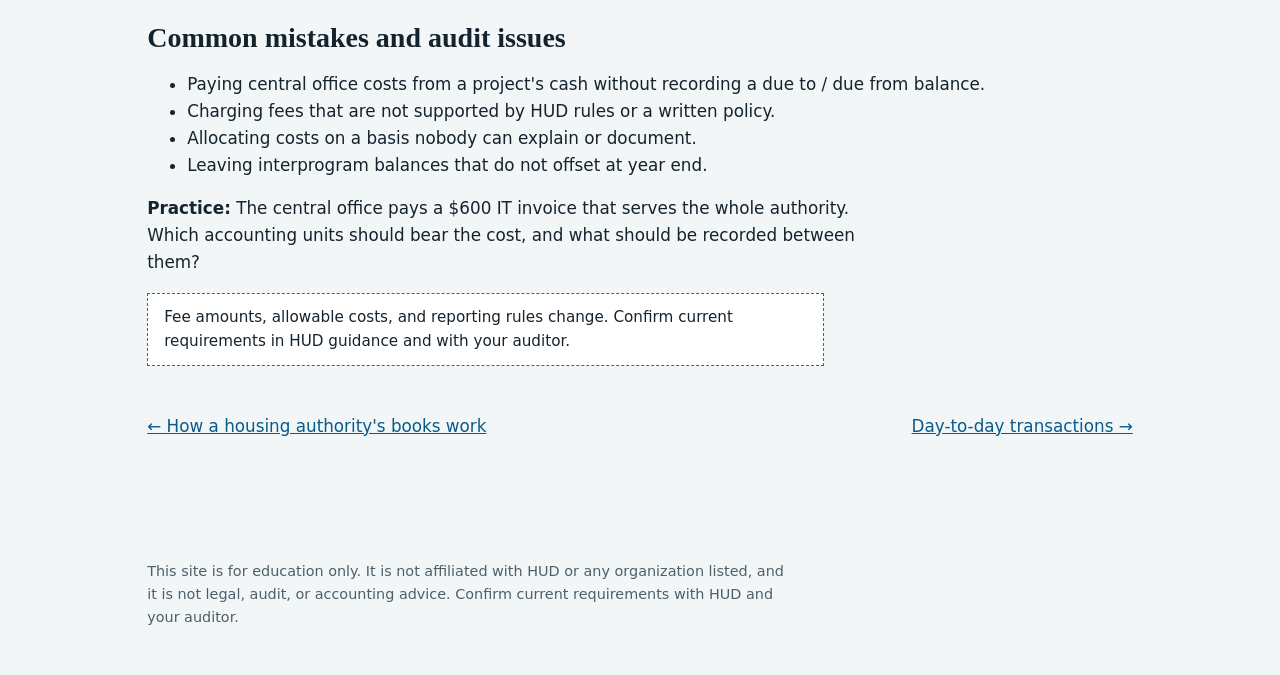
<file: lessons/04-the-central-office-cost-center-cocc.html>
<!DOCTYPE html>
<html lang="en">
<head>
<meta charset="utf-8">
<meta name="viewport" content="width=device-width, initial-scale=1">
<title>Lesson 4: The Central Office Cost Center (COCC) | HUD Made Simple</title>
<link rel="stylesheet" href="../styles.css">
</head>
<body>
<header class="nav"><div class="in">
<strong><a href="../index.html">HUD Made Simple</a></strong>
<a href="index.html">Core Lessons</a>
<a href="../resources.html">Training &amp; Resources</a>
<a href="../glossary.html">Glossary</a>
<a href="../contact.html">Contact</a>
</div></header>
<main>
<p class="crumbs"><a href="../index.html">Home</a> &rsaquo; <a href="index.html">Core Lessons</a> &rsaquo; Lesson 4</p>
<section style="border-bottom:0">
<h1>Lesson 4: The Central Office Cost Center (COCC)</h1>
<ul><li>What the COCC is and why authorities use one</li><li>Where COCC revenue comes from: management, bookkeeping, and asset management fees</li><li>Typical COCC expenses and how costs are allocated</li><li>Transactions between the COCC and projects, including due to/from balances</li><li>How the COCC appears in the FDS and AFS</li></ul><h2 style="margin-top:1.6rem">What the COCC is</h2>
<p>The Central Office Cost Center (COCC) is the accounting unit for the authority's central overhead: the executive director, finance, human resources, IT, procurement, and board costs. Under HUD's asset management model, each public housing property is run and accounted for as its own project. Central costs are pulled out of the property books and recorded in the COCC, so each property shows what it really costs to operate.</p>
<h2 style="margin-top:1.6rem">Where COCC revenue comes from</h2>
<ul><li><strong>Fees charged to projects and programs</strong> for central services, such as management, bookkeeping, and asset management fees on public housing.</li><li><strong>Other allowable income</strong> the authority earns, such as fees for services to other programs.</li></ul>
<p>What fees are allowed, and how much, is set by HUD's Operating Fund rules, so check current guidance before setting any fee.</p>
<h2 style="margin-top:1.6rem">Two ways to pay for central costs</h2>
<div class="tw"><table class="t"><thead><tr><th>Method</th><th>How it works</th><th>Result</th></tr></thead><tbody><tr><td>Fee for service</td><td>The COCC charges each project a fee for the services it provides</td><td>Projects record a fee expense; the COCC records fee revenue</td></tr><tr><td>Cost allocation</td><td>Central costs are shared among projects and programs using a documented allocation plan</td><td>Costs are split by a reasonable basis, such as unit counts or staff time</td></tr></tbody></table></div>
<h2 style="margin-top:1.6rem">A worked example</h2>
<p>Maple Ridge Housing Authority (a made-up example) has two public housing projects with 100 units in total. It charges a management fee of $10 per unit per month, so the COCC earns $1,000 a month. The numbers are for illustration only.</p>
<div class="tw"><table class="t"><thead><tr><th>Where</th><th>Debit</th><th>Credit</th></tr></thead><tbody><tr><td>Project books</td><td>Management fee expense $1,000</td><td>Due to COCC $1,000</td></tr><tr><td>COCC books</td><td>Due from projects $1,000</td><td>Fee revenue $1,000</td></tr><tr><td>Later, when the project pays</td><td>Project: Due to COCC $1,000; COCC: Cash $1,000</td><td>Project: Cash $1,000; COCC: Due from projects $1,000</td></tr></tbody></table></div>
<p>The project expense and COCC revenue are two sides of the same internal charge. When the authority's combined figures are prepared, the FDS has a place to eliminate these internal amounts so they are not counted twice, and the due to and due from balances between programs should offset each other.</p>
<h2 style="margin-top:1.6rem">Common mistakes and audit issues</h2>
<ul><li>Paying central office costs from a project's cash without recording a due to / due from balance.</li><li>Charging fees that are not supported by HUD rules or a written policy.</li><li>Allocating costs on a basis nobody can explain or document.</li><li>Leaving interprogram balances that do not offset at year end.</li></ul>
<p><strong>Practice:</strong> The central office pays a $600 IT invoice that serves the whole authority. Which accounting units should bear the cost, and what should be recorded between them?</p>
<p class="note">Fee amounts, allowable costs, and reporting rules change. Confirm current requirements in HUD guidance and with your auditor.</p>
<nav class="pager" aria-label="Lesson navigation"><a href="03-how-a-housing-authority-s-books-work.html">&larr; How a housing authority's books work</a><a href="05-day-to-day-transactions.html">Day-to-day transactions &rarr;</a></nav>
</section>
</main>
<footer><div class="in">
<p>This site is for education only. It is not affiliated with HUD or any organization listed, and it is not legal, audit, or accounting advice. Confirm current requirements with HUD and your auditor.</p>
</div></footer>
</body>
</html>
</file>
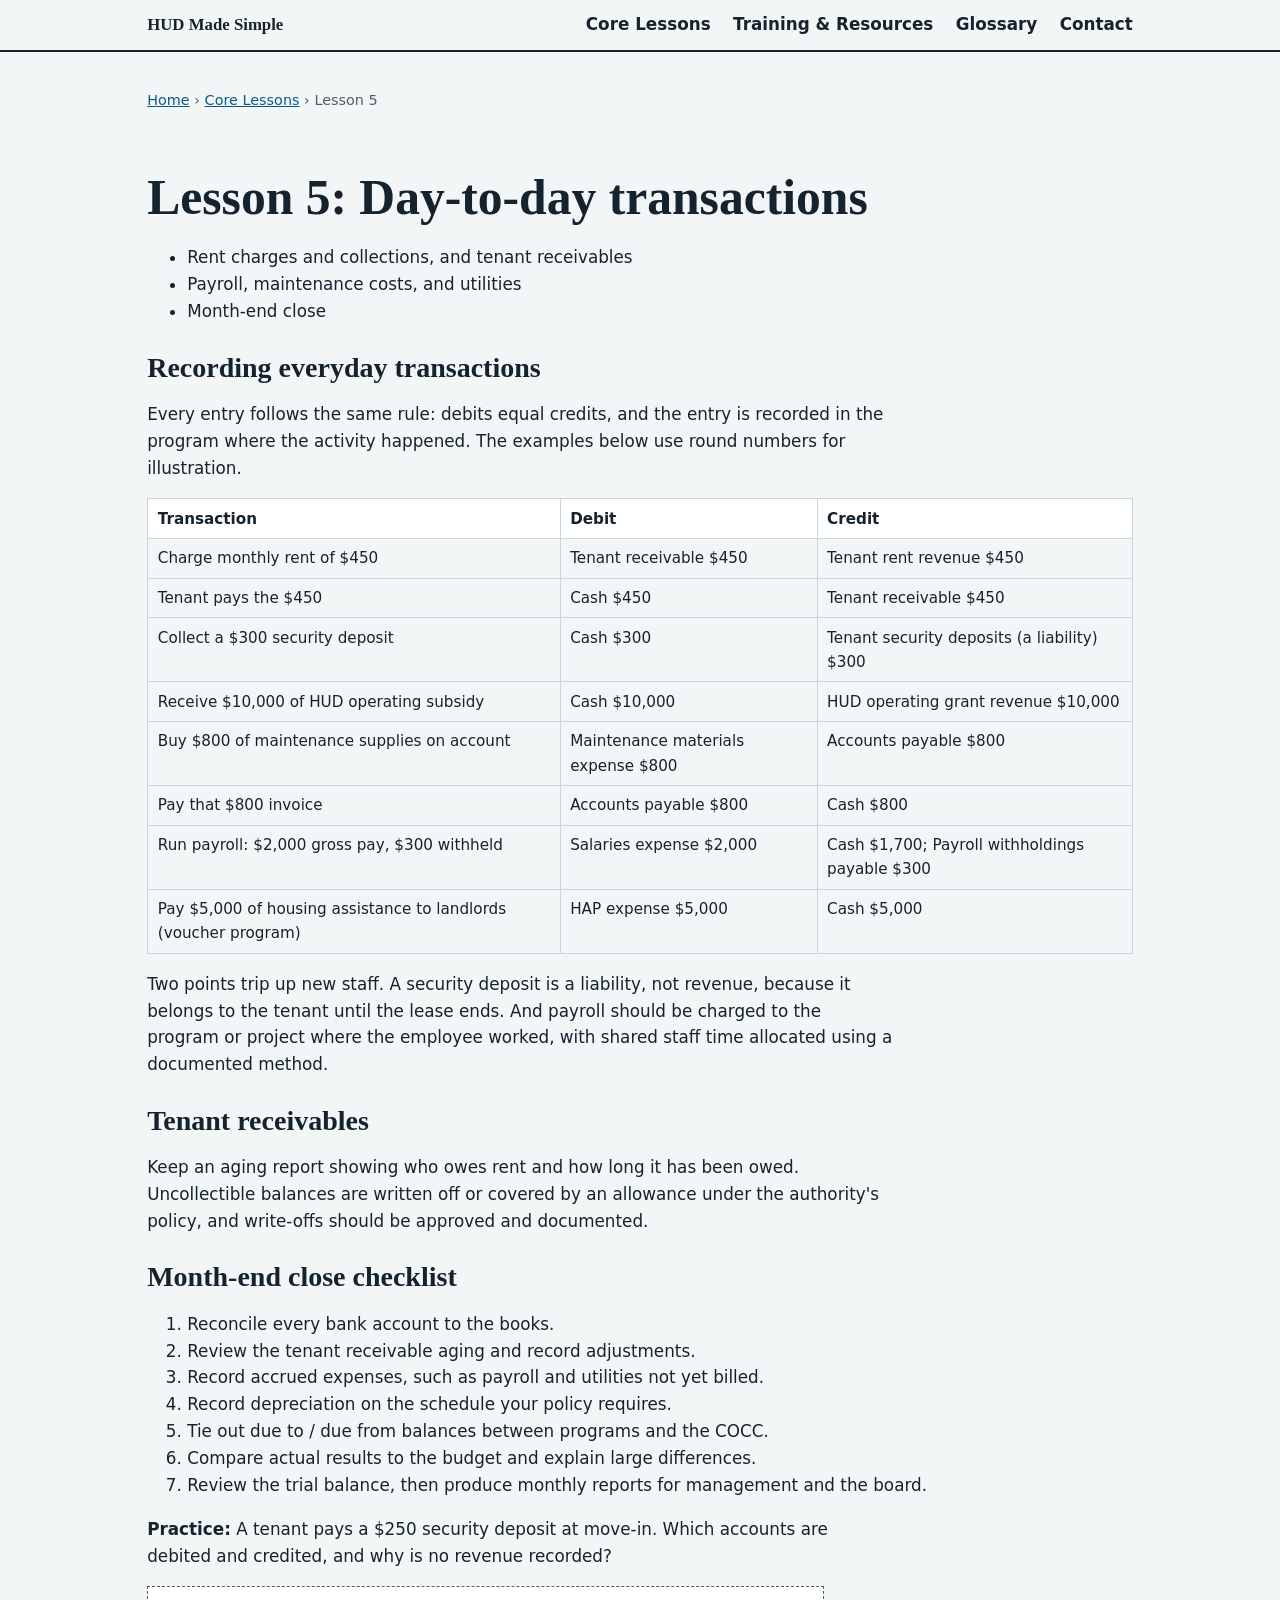
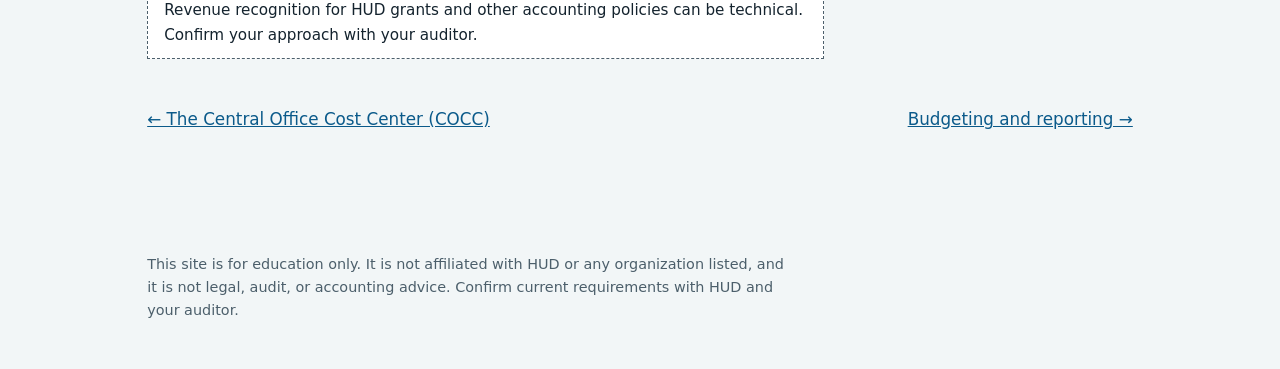
<file: lessons/05-day-to-day-transactions.html>
<!DOCTYPE html>
<html lang="en">
<head>
<meta charset="utf-8">
<meta name="viewport" content="width=device-width, initial-scale=1">
<title>Lesson 5: Day-to-day transactions | HUD Made Simple</title>
<link rel="stylesheet" href="../styles.css">
</head>
<body>
<header class="nav"><div class="in">
<strong><a href="../index.html">HUD Made Simple</a></strong>
<a href="index.html">Core Lessons</a>
<a href="../resources.html">Training &amp; Resources</a>
<a href="../glossary.html">Glossary</a>
<a href="../contact.html">Contact</a>
</div></header>
<main>
<p class="crumbs"><a href="../index.html">Home</a> &rsaquo; <a href="index.html">Core Lessons</a> &rsaquo; Lesson 5</p>
<section style="border-bottom:0">
<h1>Lesson 5: Day-to-day transactions</h1>
<ul><li>Rent charges and collections, and tenant receivables</li><li>Payroll, maintenance costs, and utilities</li><li>Month-end close</li></ul><h2 style="margin-top:1.6rem">Recording everyday transactions</h2>
<p>Every entry follows the same rule: debits equal credits, and the entry is recorded in the program where the activity happened. The examples below use round numbers for illustration.</p>
<div class="tw"><table class="t"><thead><tr><th>Transaction</th><th>Debit</th><th>Credit</th></tr></thead><tbody><tr><td>Charge monthly rent of $450</td><td>Tenant receivable $450</td><td>Tenant rent revenue $450</td></tr><tr><td>Tenant pays the $450</td><td>Cash $450</td><td>Tenant receivable $450</td></tr><tr><td>Collect a $300 security deposit</td><td>Cash $300</td><td>Tenant security deposits (a liability) $300</td></tr><tr><td>Receive $10,000 of HUD operating subsidy</td><td>Cash $10,000</td><td>HUD operating grant revenue $10,000</td></tr><tr><td>Buy $800 of maintenance supplies on account</td><td>Maintenance materials expense $800</td><td>Accounts payable $800</td></tr><tr><td>Pay that $800 invoice</td><td>Accounts payable $800</td><td>Cash $800</td></tr><tr><td>Run payroll: $2,000 gross pay, $300 withheld</td><td>Salaries expense $2,000</td><td>Cash $1,700; Payroll withholdings payable $300</td></tr><tr><td>Pay $5,000 of housing assistance to landlords (voucher program)</td><td>HAP expense $5,000</td><td>Cash $5,000</td></tr></tbody></table></div>
<p>Two points trip up new staff. A security deposit is a liability, not revenue, because it belongs to the tenant until the lease ends. And payroll should be charged to the program or project where the employee worked, with shared staff time allocated using a documented method.</p>
<h2 style="margin-top:1.6rem">Tenant receivables</h2>
<p>Keep an aging report showing who owes rent and how long it has been owed. Uncollectible balances are written off or covered by an allowance under the authority's policy, and write-offs should be approved and documented.</p>
<h2 style="margin-top:1.6rem">Month-end close checklist</h2>
<ol><li>Reconcile every bank account to the books.</li><li>Review the tenant receivable aging and record adjustments.</li><li>Record accrued expenses, such as payroll and utilities not yet billed.</li><li>Record depreciation on the schedule your policy requires.</li><li>Tie out due to / due from balances between programs and the COCC.</li><li>Compare actual results to the budget and explain large differences.</li><li>Review the trial balance, then produce monthly reports for management and the board.</li></ol>
<p><strong>Practice:</strong> A tenant pays a $250 security deposit at move-in. Which accounts are debited and credited, and why is no revenue recorded?</p>
<p class="note">Revenue recognition for HUD grants and other accounting policies can be technical. Confirm your approach with your auditor.</p>
<nav class="pager" aria-label="Lesson navigation"><a href="04-the-central-office-cost-center-cocc.html">&larr; The Central Office Cost Center (COCC)</a><a href="06-budgeting-and-reporting.html">Budgeting and reporting &rarr;</a></nav>
</section>
</main>
<footer><div class="in">
<p>This site is for education only. It is not affiliated with HUD or any organization listed, and it is not legal, audit, or accounting advice. Confirm current requirements with HUD and your auditor.</p>
</div></footer>
</body>
</html>
</file>
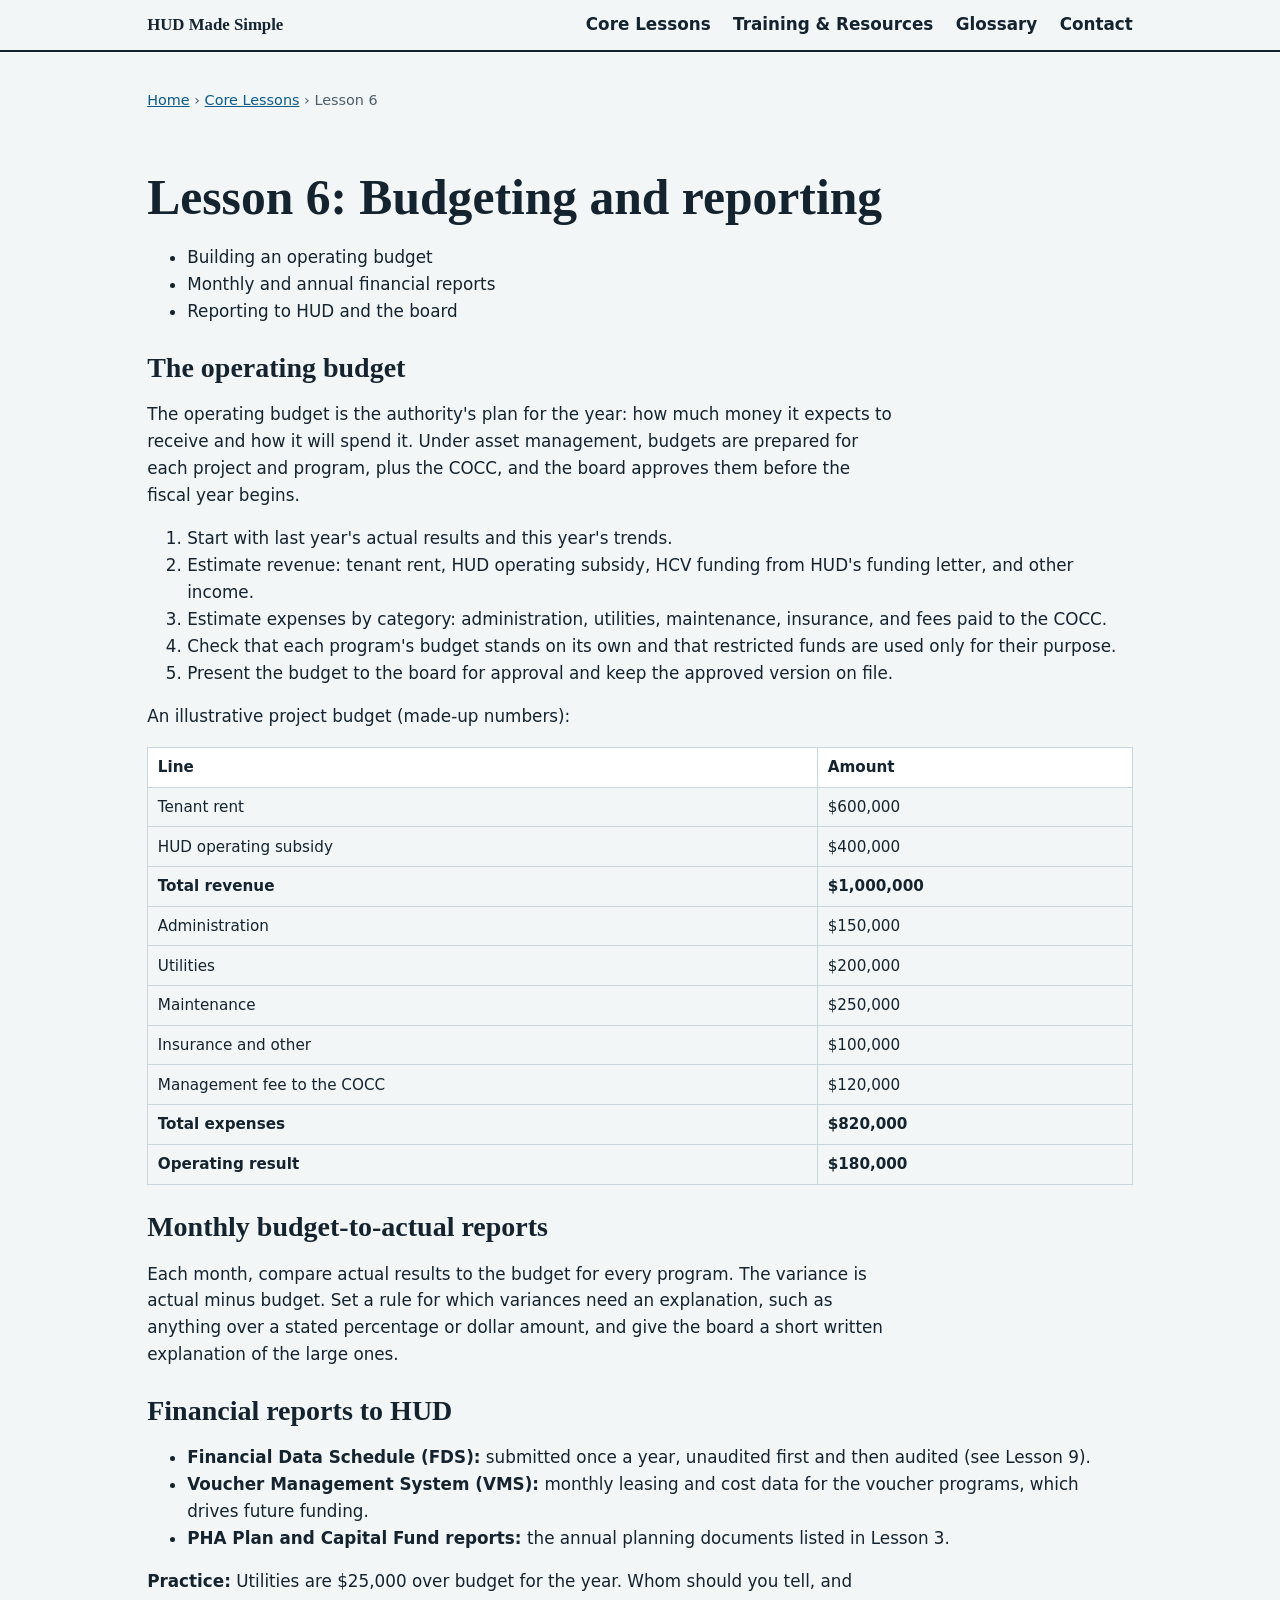
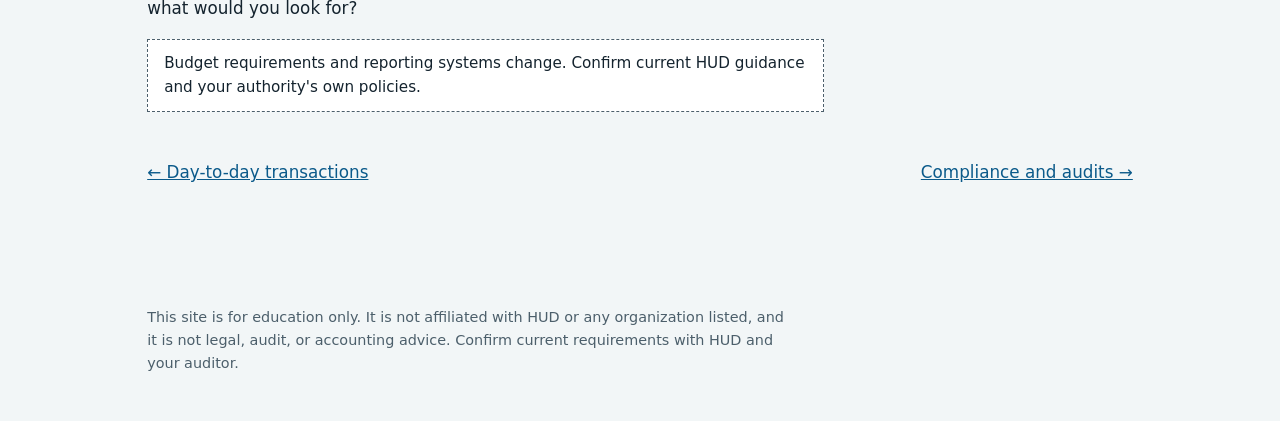
<file: lessons/06-budgeting-and-reporting.html>
<!DOCTYPE html>
<html lang="en">
<head>
<meta charset="utf-8">
<meta name="viewport" content="width=device-width, initial-scale=1">
<title>Lesson 6: Budgeting and reporting | HUD Made Simple</title>
<link rel="stylesheet" href="../styles.css">
</head>
<body>
<header class="nav"><div class="in">
<strong><a href="../index.html">HUD Made Simple</a></strong>
<a href="index.html">Core Lessons</a>
<a href="../resources.html">Training &amp; Resources</a>
<a href="../glossary.html">Glossary</a>
<a href="../contact.html">Contact</a>
</div></header>
<main>
<p class="crumbs"><a href="../index.html">Home</a> &rsaquo; <a href="index.html">Core Lessons</a> &rsaquo; Lesson 6</p>
<section style="border-bottom:0">
<h1>Lesson 6: Budgeting and reporting</h1>
<ul><li>Building an operating budget</li><li>Monthly and annual financial reports</li><li>Reporting to HUD and the board</li></ul><h2 style="margin-top:1.6rem">The operating budget</h2>
<p>The operating budget is the authority's plan for the year: how much money it expects to receive and how it will spend it. Under asset management, budgets are prepared for each project and program, plus the COCC, and the board approves them before the fiscal year begins.</p>
<ol><li>Start with last year's actual results and this year's trends.</li><li>Estimate revenue: tenant rent, HUD operating subsidy, HCV funding from HUD's funding letter, and other income.</li><li>Estimate expenses by category: administration, utilities, maintenance, insurance, and fees paid to the COCC.</li><li>Check that each program's budget stands on its own and that restricted funds are used only for their purpose.</li><li>Present the budget to the board for approval and keep the approved version on file.</li></ol>
<p>An illustrative project budget (made-up numbers):</p>
<div class="tw"><table class="t"><thead><tr><th>Line</th><th>Amount</th></tr></thead><tbody><tr><td>Tenant rent</td><td>$600,000</td></tr><tr><td>HUD operating subsidy</td><td>$400,000</td></tr><tr><td><strong>Total revenue</strong></td><td><strong>$1,000,000</strong></td></tr><tr><td>Administration</td><td>$150,000</td></tr><tr><td>Utilities</td><td>$200,000</td></tr><tr><td>Maintenance</td><td>$250,000</td></tr><tr><td>Insurance and other</td><td>$100,000</td></tr><tr><td>Management fee to the COCC</td><td>$120,000</td></tr><tr><td><strong>Total expenses</strong></td><td><strong>$820,000</strong></td></tr><tr><td><strong>Operating result</strong></td><td><strong>$180,000</strong></td></tr></tbody></table></div>
<h2 style="margin-top:1.6rem">Monthly budget-to-actual reports</h2>
<p>Each month, compare actual results to the budget for every program. The variance is actual minus budget. Set a rule for which variances need an explanation, such as anything over a stated percentage or dollar amount, and give the board a short written explanation of the large ones.</p>
<h2 style="margin-top:1.6rem">Financial reports to HUD</h2>
<ul><li><strong>Financial Data Schedule (FDS):</strong> submitted once a year, unaudited first and then audited (see Lesson 9).</li><li><strong>Voucher Management System (VMS):</strong> monthly leasing and cost data for the voucher programs, which drives future funding.</li><li><strong>PHA Plan and Capital Fund reports:</strong> the annual planning documents listed in Lesson 3.</li></ul>
<p><strong>Practice:</strong> Utilities are $25,000 over budget for the year. Whom should you tell, and what would you look for?</p>
<p class="note">Budget requirements and reporting systems change. Confirm current HUD guidance and your authority's own policies.</p>
<nav class="pager" aria-label="Lesson navigation"><a href="05-day-to-day-transactions.html">&larr; Day-to-day transactions</a><a href="07-compliance-and-audits.html">Compliance and audits &rarr;</a></nav>
</section>
</main>
<footer><div class="in">
<p>This site is for education only. It is not affiliated with HUD or any organization listed, and it is not legal, audit, or accounting advice. Confirm current requirements with HUD and your auditor.</p>
</div></footer>
</body>
</html>
</file>
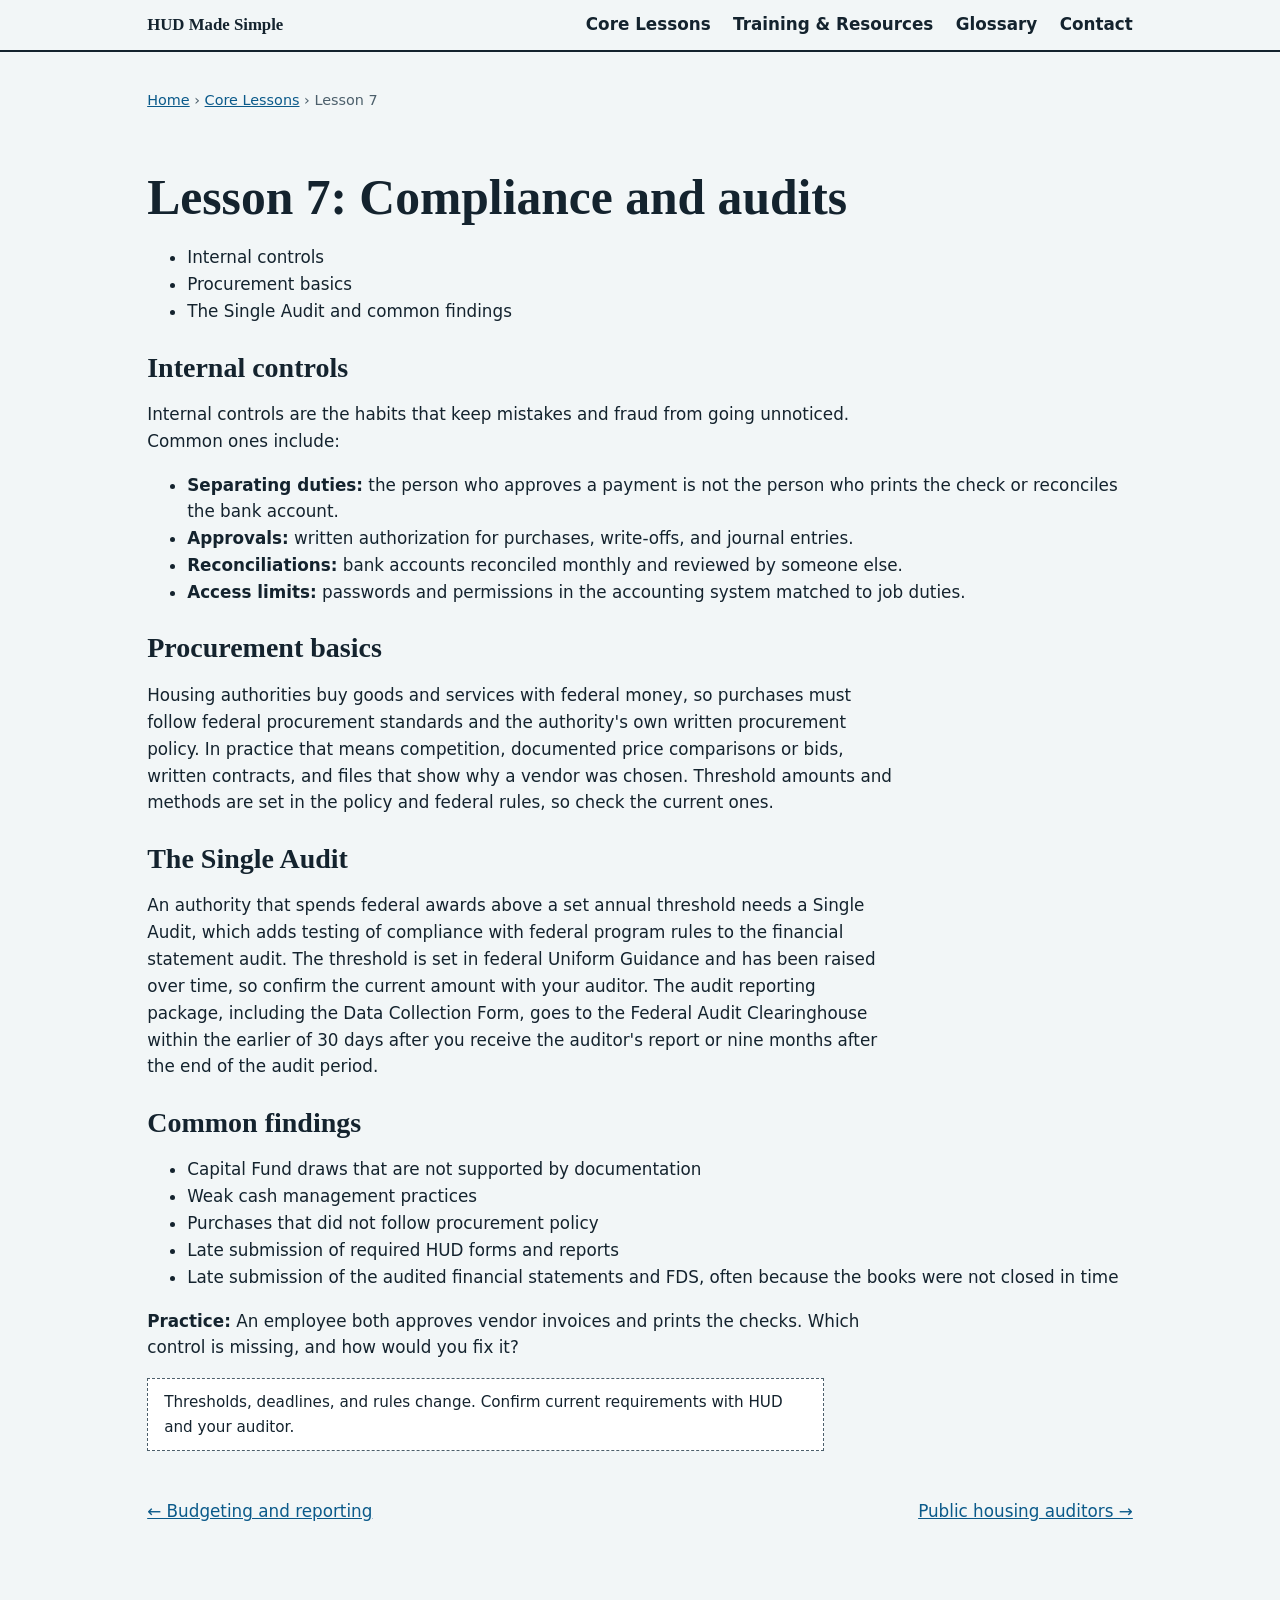
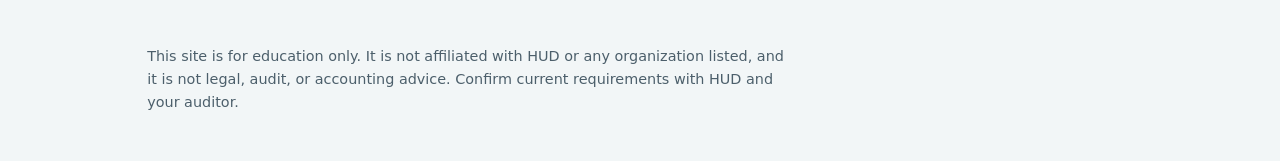
<file: lessons/07-compliance-and-audits.html>
<!DOCTYPE html>
<html lang="en">
<head>
<meta charset="utf-8">
<meta name="viewport" content="width=device-width, initial-scale=1">
<title>Lesson 7: Compliance and audits | HUD Made Simple</title>
<link rel="stylesheet" href="../styles.css">
</head>
<body>
<header class="nav"><div class="in">
<strong><a href="../index.html">HUD Made Simple</a></strong>
<a href="index.html">Core Lessons</a>
<a href="../resources.html">Training &amp; Resources</a>
<a href="../glossary.html">Glossary</a>
<a href="../contact.html">Contact</a>
</div></header>
<main>
<p class="crumbs"><a href="../index.html">Home</a> &rsaquo; <a href="index.html">Core Lessons</a> &rsaquo; Lesson 7</p>
<section style="border-bottom:0">
<h1>Lesson 7: Compliance and audits</h1>
<ul><li>Internal controls</li><li>Procurement basics</li><li>The Single Audit and common findings</li></ul><h2 style="margin-top:1.6rem">Internal controls</h2>
<p>Internal controls are the habits that keep mistakes and fraud from going unnoticed. Common ones include:</p>
<ul><li><strong>Separating duties:</strong> the person who approves a payment is not the person who prints the check or reconciles the bank account.</li><li><strong>Approvals:</strong> written authorization for purchases, write-offs, and journal entries.</li><li><strong>Reconciliations:</strong> bank accounts reconciled monthly and reviewed by someone else.</li><li><strong>Access limits:</strong> passwords and permissions in the accounting system matched to job duties.</li></ul>
<h2 style="margin-top:1.6rem">Procurement basics</h2>
<p>Housing authorities buy goods and services with federal money, so purchases must follow federal procurement standards and the authority's own written procurement policy. In practice that means competition, documented price comparisons or bids, written contracts, and files that show why a vendor was chosen. Threshold amounts and methods are set in the policy and federal rules, so check the current ones.</p>
<h2 style="margin-top:1.6rem">The Single Audit</h2>
<p>An authority that spends federal awards above a set annual threshold needs a Single Audit, which adds testing of compliance with federal program rules to the financial statement audit. The threshold is set in federal Uniform Guidance and has been raised over time, so confirm the current amount with your auditor. The audit reporting package, including the Data Collection Form, goes to the Federal Audit Clearinghouse within the earlier of 30 days after you receive the auditor's report or nine months after the end of the audit period.</p>
<h2 style="margin-top:1.6rem">Common findings</h2>
<ul><li>Capital Fund draws that are not supported by documentation</li><li>Weak cash management practices</li><li>Purchases that did not follow procurement policy</li><li>Late submission of required HUD forms and reports</li><li>Late submission of the audited financial statements and FDS, often because the books were not closed in time</li></ul>
<p><strong>Practice:</strong> An employee both approves vendor invoices and prints the checks. Which control is missing, and how would you fix it?</p>
<p class="note">Thresholds, deadlines, and rules change. Confirm current requirements with HUD and your auditor.</p>
<nav class="pager" aria-label="Lesson navigation"><a href="06-budgeting-and-reporting.html">&larr; Budgeting and reporting</a><a href="08-public-housing-auditors.html">Public housing auditors &rarr;</a></nav>
</section>
</main>
<footer><div class="in">
<p>This site is for education only. It is not affiliated with HUD or any organization listed, and it is not legal, audit, or accounting advice. Confirm current requirements with HUD and your auditor.</p>
</div></footer>
</body>
</html>
</file>
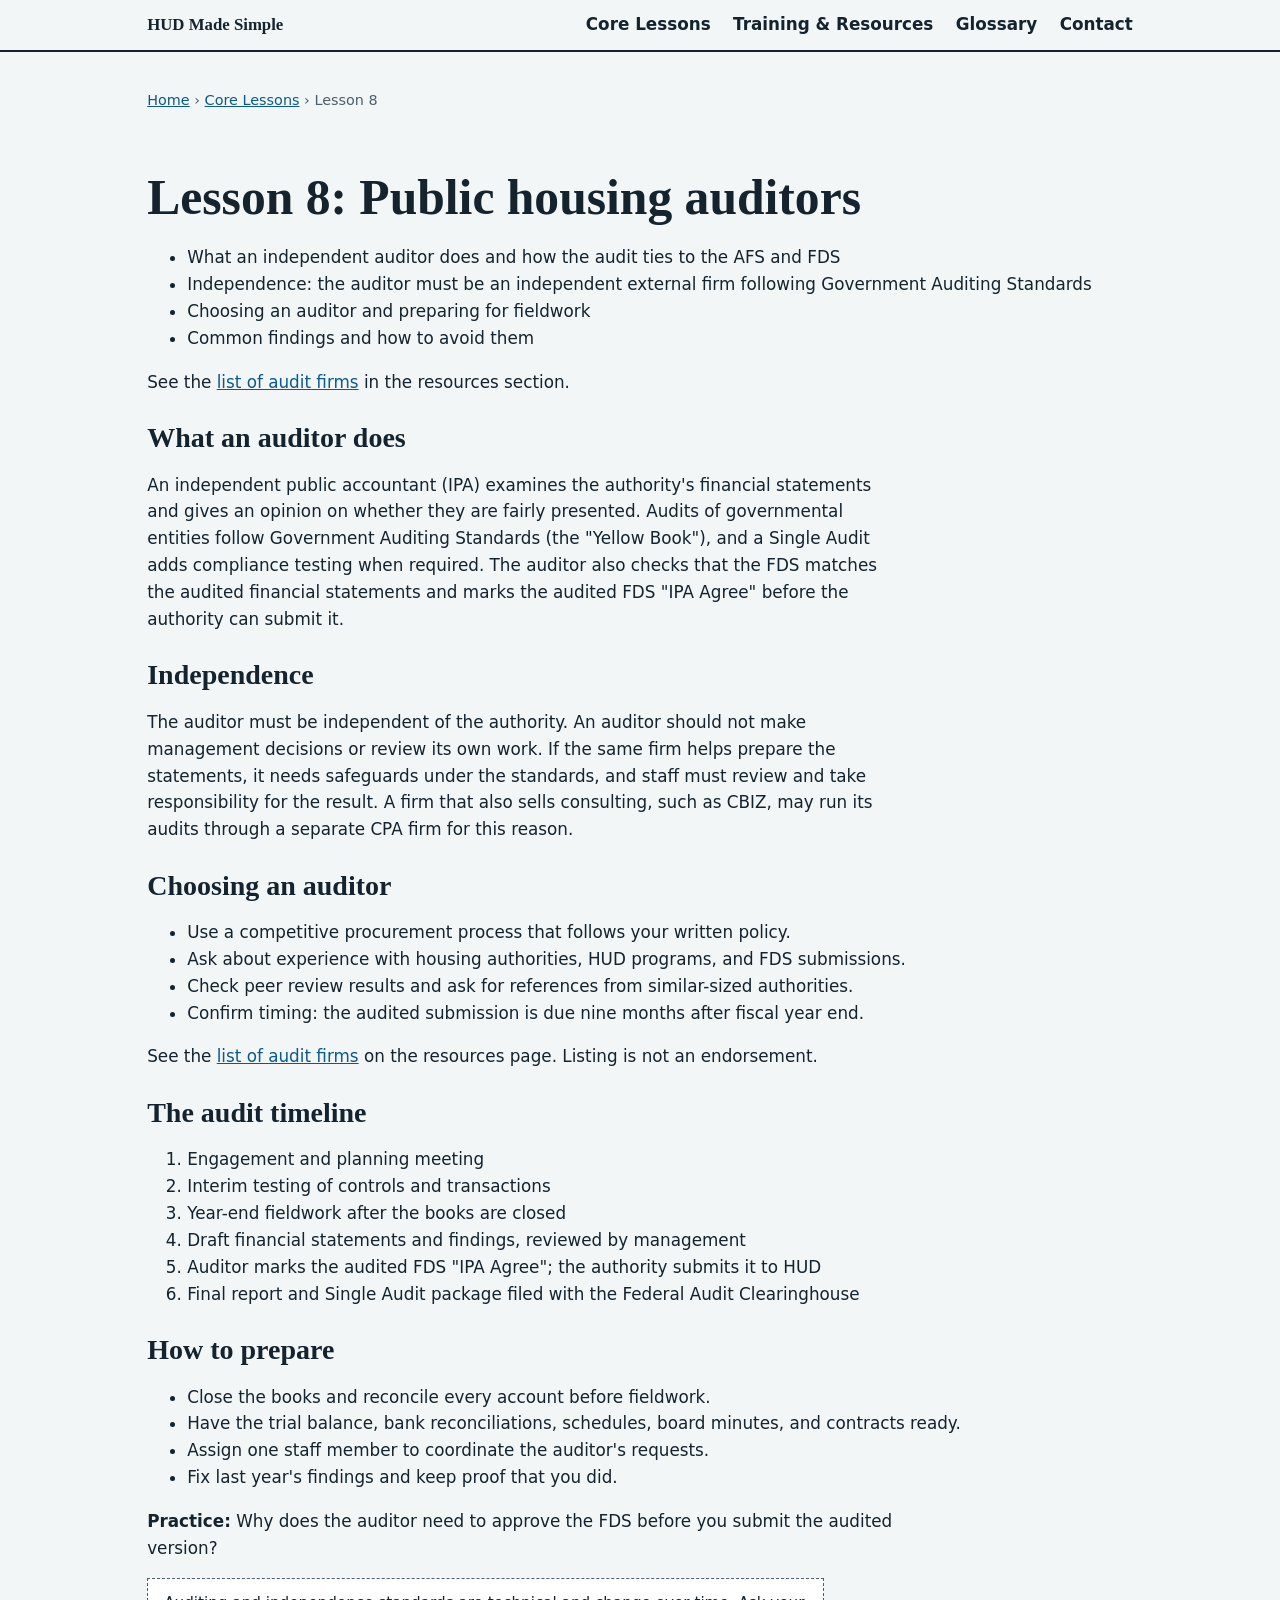
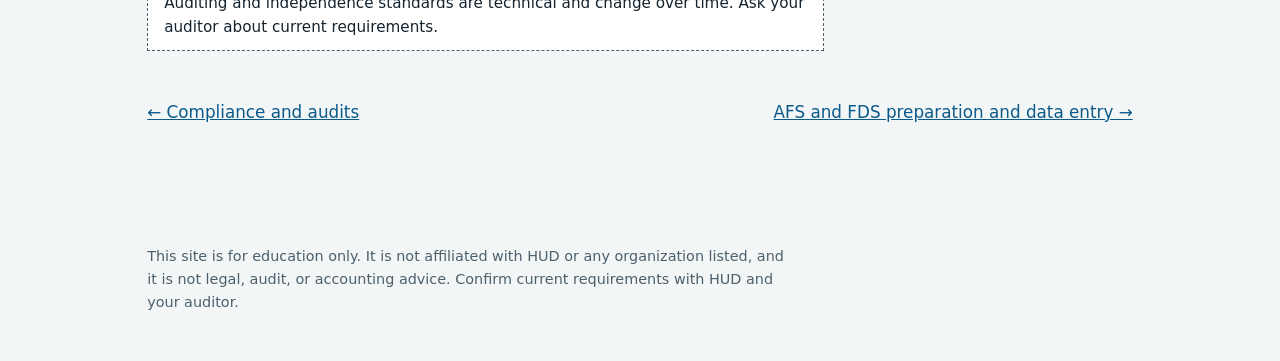
<file: lessons/08-public-housing-auditors.html>
<!DOCTYPE html>
<html lang="en">
<head>
<meta charset="utf-8">
<meta name="viewport" content="width=device-width, initial-scale=1">
<title>Lesson 8: Public housing auditors | HUD Made Simple</title>
<link rel="stylesheet" href="../styles.css">
</head>
<body>
<header class="nav"><div class="in">
<strong><a href="../index.html">HUD Made Simple</a></strong>
<a href="index.html">Core Lessons</a>
<a href="../resources.html">Training &amp; Resources</a>
<a href="../glossary.html">Glossary</a>
<a href="../contact.html">Contact</a>
</div></header>
<main>
<p class="crumbs"><a href="../index.html">Home</a> &rsaquo; <a href="index.html">Core Lessons</a> &rsaquo; Lesson 8</p>
<section style="border-bottom:0">
<h1>Lesson 8: Public housing auditors</h1>
<ul><li>What an independent auditor does and how the audit ties to the AFS and FDS</li><li>Independence: the auditor must be an independent external firm following Government Auditing Standards</li><li>Choosing an auditor and preparing for fieldwork</li><li>Common findings and how to avoid them</li></ul>
<p>See the <a href="../resources.html#auditors">list of audit firms</a> in the resources section.</p><h2 style="margin-top:1.6rem">What an auditor does</h2>
<p>An independent public accountant (IPA) examines the authority's financial statements and gives an opinion on whether they are fairly presented. Audits of governmental entities follow Government Auditing Standards (the "Yellow Book"), and a Single Audit adds compliance testing when required. The auditor also checks that the FDS matches the audited financial statements and marks the audited FDS "IPA Agree" before the authority can submit it.</p>
<h2 style="margin-top:1.6rem">Independence</h2>
<p>The auditor must be independent of the authority. An auditor should not make management decisions or review its own work. If the same firm helps prepare the statements, it needs safeguards under the standards, and staff must review and take responsibility for the result. A firm that also sells consulting, such as CBIZ, may run its audits through a separate CPA firm for this reason.</p>
<h2 style="margin-top:1.6rem">Choosing an auditor</h2>
<ul><li>Use a competitive procurement process that follows your written policy.</li><li>Ask about experience with housing authorities, HUD programs, and FDS submissions.</li><li>Check peer review results and ask for references from similar-sized authorities.</li><li>Confirm timing: the audited submission is due nine months after fiscal year end.</li></ul>
<p>See the <a href="../resources.html#auditors">list of audit firms</a> on the resources page. Listing is not an endorsement.</p>
<h2 style="margin-top:1.6rem">The audit timeline</h2>
<ol><li>Engagement and planning meeting</li><li>Interim testing of controls and transactions</li><li>Year-end fieldwork after the books are closed</li><li>Draft financial statements and findings, reviewed by management</li><li>Auditor marks the audited FDS "IPA Agree"; the authority submits it to HUD</li><li>Final report and Single Audit package filed with the Federal Audit Clearinghouse</li></ol>
<h2 style="margin-top:1.6rem">How to prepare</h2>
<ul><li>Close the books and reconcile every account before fieldwork.</li><li>Have the trial balance, bank reconciliations, schedules, board minutes, and contracts ready.</li><li>Assign one staff member to coordinate the auditor's requests.</li><li>Fix last year's findings and keep proof that you did.</li></ul>
<p><strong>Practice:</strong> Why does the auditor need to approve the FDS before you submit the audited version?</p>
<p class="note">Auditing and independence standards are technical and change over time. Ask your auditor about current requirements.</p>
<nav class="pager" aria-label="Lesson navigation"><a href="07-compliance-and-audits.html">&larr; Compliance and audits</a><a href="09-afs-and-fds-preparation-and-data-entry.html">AFS and FDS preparation and data entry &rarr;</a></nav>
</section>
</main>
<footer><div class="in">
<p>This site is for education only. It is not affiliated with HUD or any organization listed, and it is not legal, audit, or accounting advice. Confirm current requirements with HUD and your auditor.</p>
</div></footer>
</body>
</html>
</file>
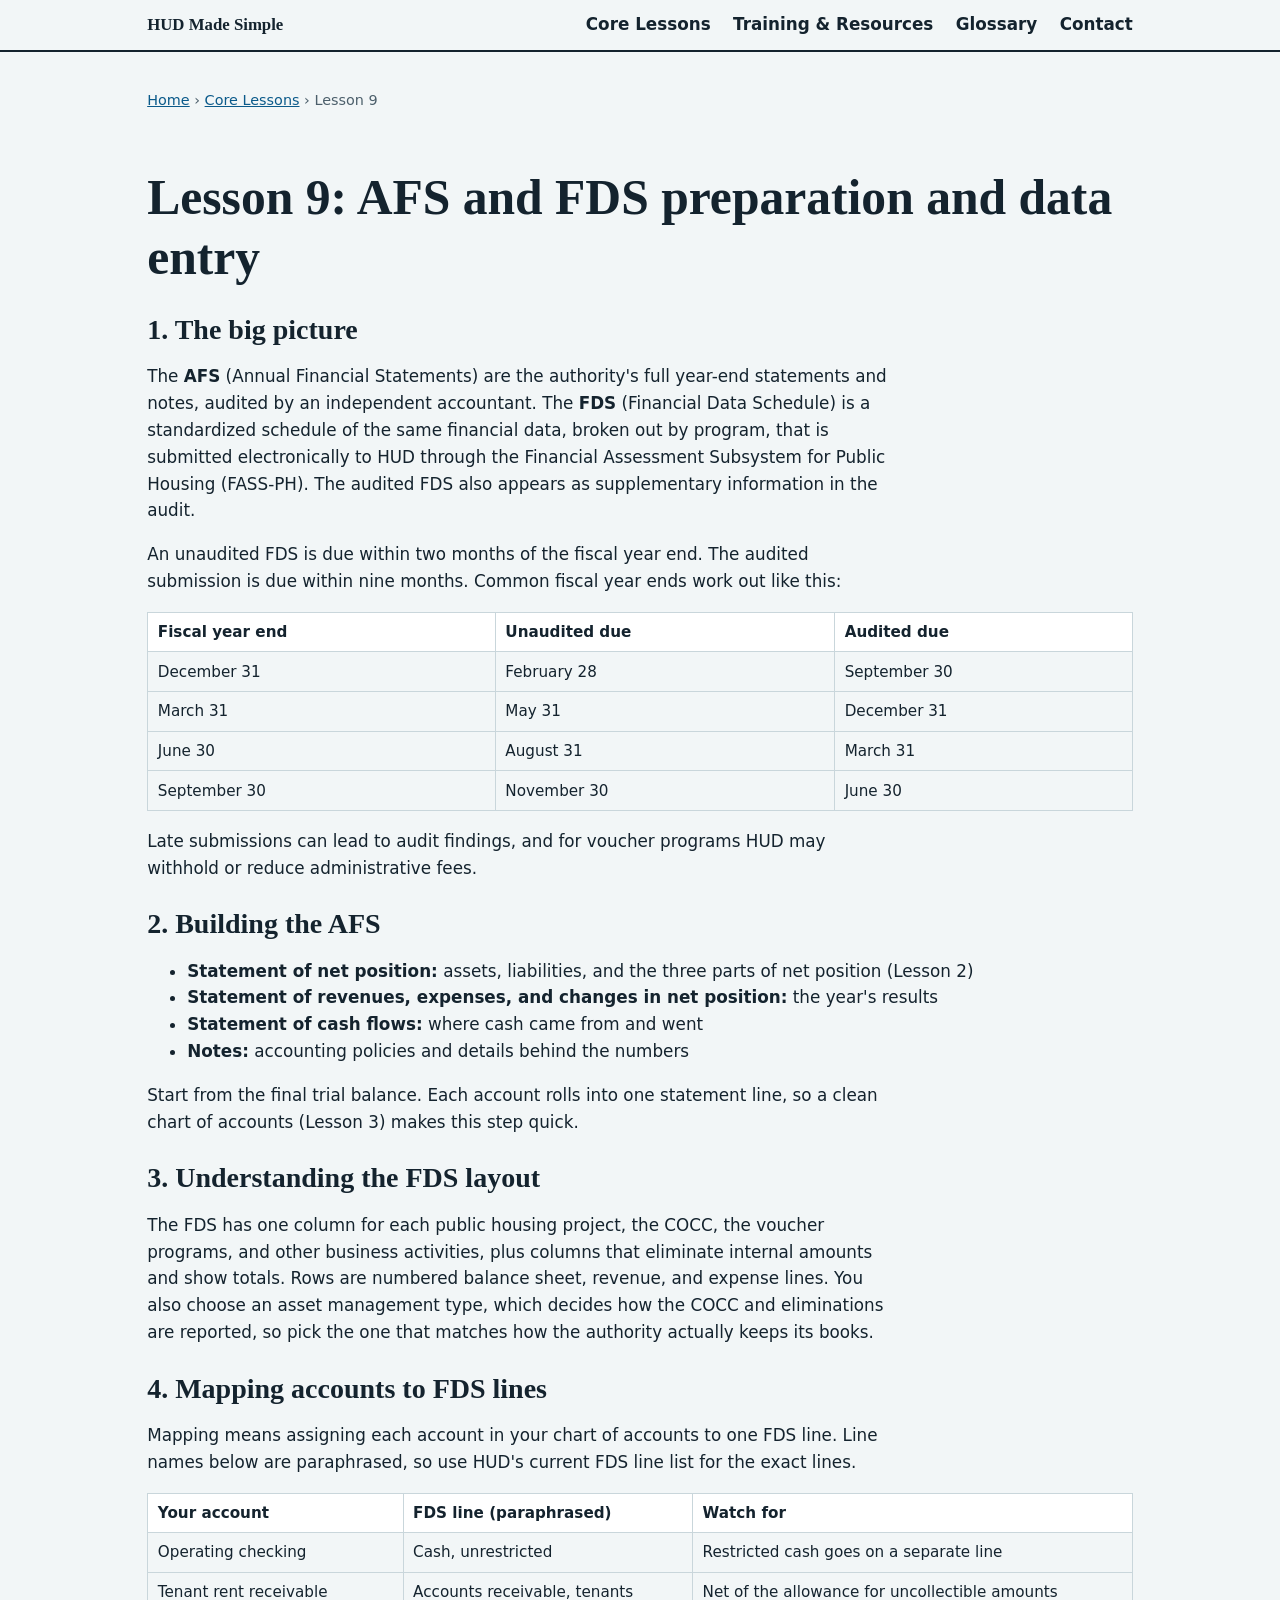
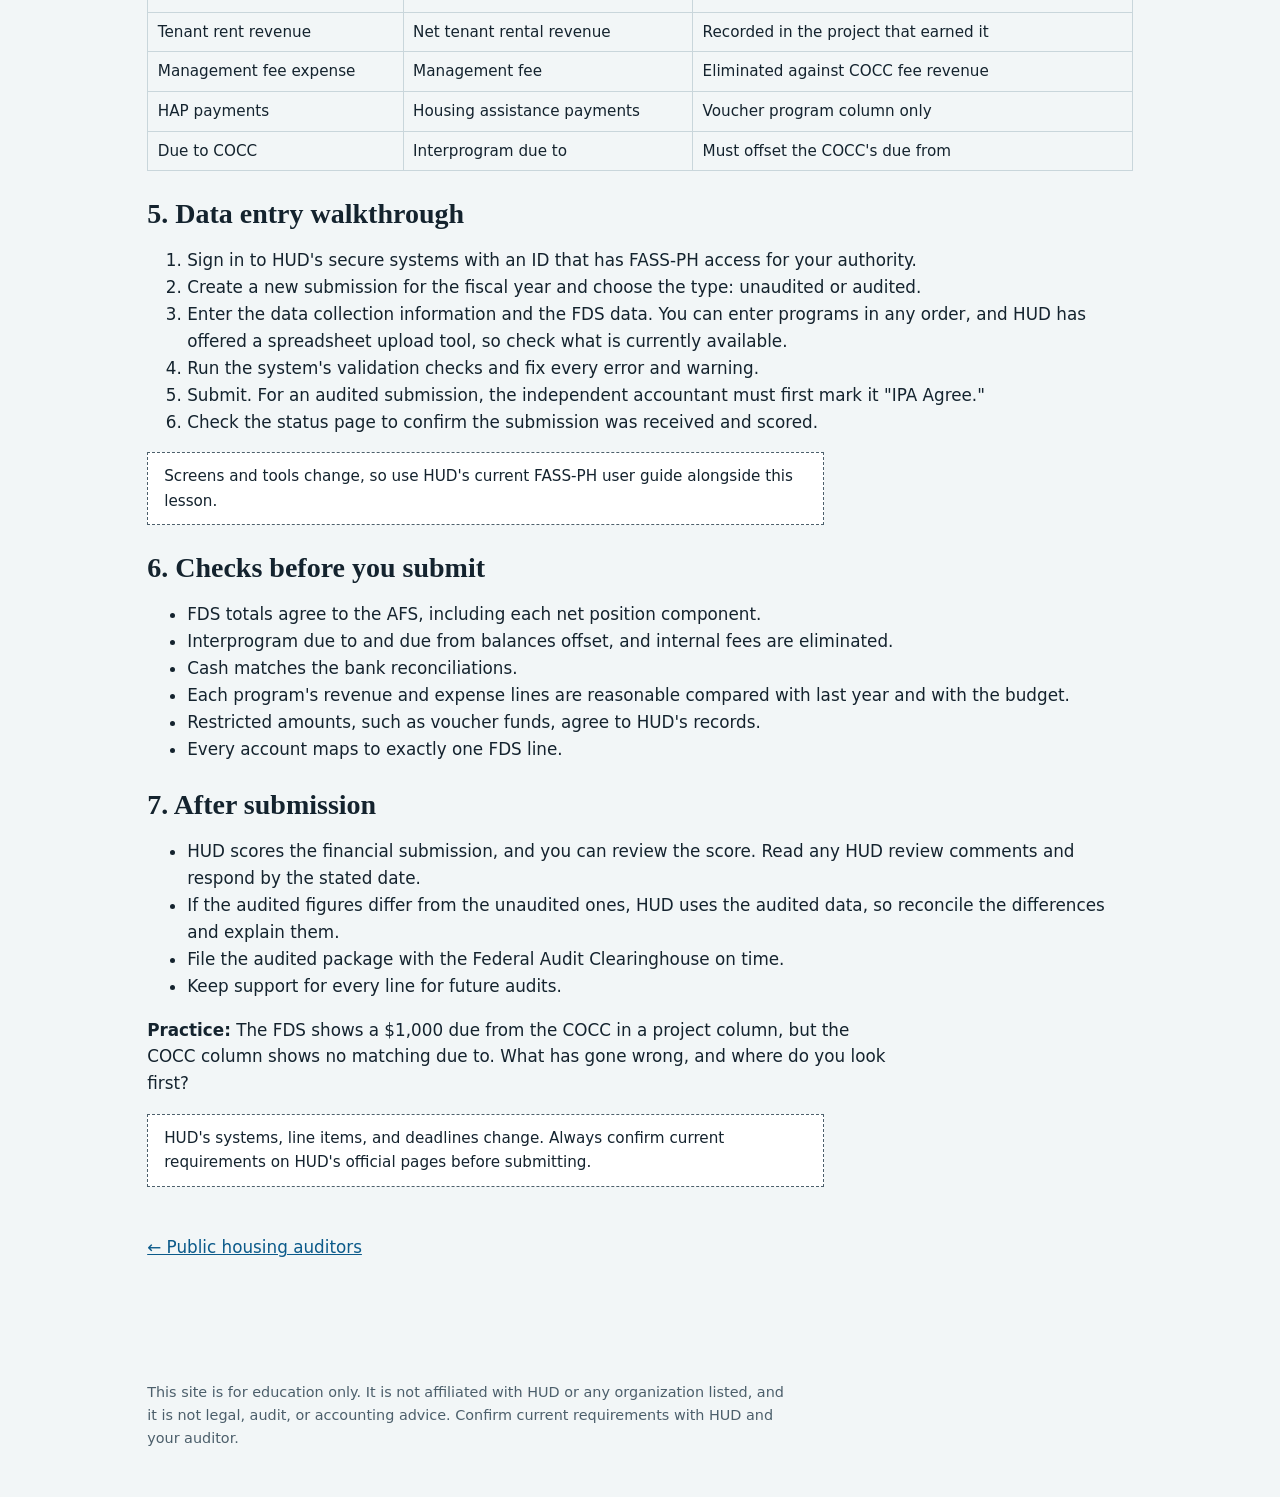
<file: lessons/09-afs-and-fds-preparation-and-data-entry.html>
<!DOCTYPE html>
<html lang="en">
<head>
<meta charset="utf-8">
<meta name="viewport" content="width=device-width, initial-scale=1">
<title>Lesson 9: AFS and FDS preparation and data entry | HUD Made Simple</title>
<link rel="stylesheet" href="../styles.css">
</head>
<body>
<header class="nav"><div class="in">
<strong><a href="../index.html">HUD Made Simple</a></strong>
<a href="index.html">Core Lessons</a>
<a href="../resources.html">Training &amp; Resources</a>
<a href="../glossary.html">Glossary</a>
<a href="../contact.html">Contact</a>
</div></header>
<main>
<p class="crumbs"><a href="../index.html">Home</a> &rsaquo; <a href="index.html">Core Lessons</a> &rsaquo; Lesson 9</p>
<section style="border-bottom:0">
<h1>Lesson 9: AFS and FDS preparation and data entry</h1><h2 style="margin-top:1.6rem">1. The big picture</h2>
<p>The <strong>AFS</strong> (Annual Financial Statements) are the authority's full year-end statements and notes, audited by an independent accountant. The <strong>FDS</strong> (Financial Data Schedule) is a standardized schedule of the same financial data, broken out by program, that is submitted electronically to HUD through the Financial Assessment Subsystem for Public Housing (FASS-PH). The audited FDS also appears as supplementary information in the audit.</p>
<p>An unaudited FDS is due within two months of the fiscal year end. The audited submission is due within nine months. Common fiscal year ends work out like this:</p>
<div class="tw"><table class="t"><thead><tr><th>Fiscal year end</th><th>Unaudited due</th><th>Audited due</th></tr></thead><tbody><tr><td>December 31</td><td>February 28</td><td>September 30</td></tr><tr><td>March 31</td><td>May 31</td><td>December 31</td></tr><tr><td>June 30</td><td>August 31</td><td>March 31</td></tr><tr><td>September 30</td><td>November 30</td><td>June 30</td></tr></tbody></table></div>
<p>Late submissions can lead to audit findings, and for voucher programs HUD may withhold or reduce administrative fees.</p>
<h2 style="margin-top:1.6rem">2. Building the AFS</h2>
<ul><li><strong>Statement of net position:</strong> assets, liabilities, and the three parts of net position (Lesson 2)</li><li><strong>Statement of revenues, expenses, and changes in net position:</strong> the year's results</li><li><strong>Statement of cash flows:</strong> where cash came from and went</li><li><strong>Notes:</strong> accounting policies and details behind the numbers</li></ul>
<p>Start from the final trial balance. Each account rolls into one statement line, so a clean chart of accounts (Lesson 3) makes this step quick.</p>
<h2 style="margin-top:1.6rem">3. Understanding the FDS layout</h2>
<p>The FDS has one column for each public housing project, the COCC, the voucher programs, and other business activities, plus columns that eliminate internal amounts and show totals. Rows are numbered balance sheet, revenue, and expense lines. You also choose an asset management type, which decides how the COCC and eliminations are reported, so pick the one that matches how the authority actually keeps its books.</p>
<h2 style="margin-top:1.6rem">4. Mapping accounts to FDS lines</h2>
<p>Mapping means assigning each account in your chart of accounts to one FDS line. Line names below are paraphrased, so use HUD's current FDS line list for the exact lines.</p>
<div class="tw"><table class="t"><thead><tr><th>Your account</th><th>FDS line (paraphrased)</th><th>Watch for</th></tr></thead><tbody><tr><td>Operating checking</td><td>Cash, unrestricted</td><td>Restricted cash goes on a separate line</td></tr><tr><td>Tenant rent receivable</td><td>Accounts receivable, tenants</td><td>Net of the allowance for uncollectible amounts</td></tr><tr><td>Tenant rent revenue</td><td>Net tenant rental revenue</td><td>Recorded in the project that earned it</td></tr><tr><td>Management fee expense</td><td>Management fee</td><td>Eliminated against COCC fee revenue</td></tr><tr><td>HAP payments</td><td>Housing assistance payments</td><td>Voucher program column only</td></tr><tr><td>Due to COCC</td><td>Interprogram due to</td><td>Must offset the COCC's due from</td></tr></tbody></table></div>
<h2 style="margin-top:1.6rem">5. Data entry walkthrough</h2>
<ol><li>Sign in to HUD's secure systems with an ID that has FASS-PH access for your authority.</li><li>Create a new submission for the fiscal year and choose the type: unaudited or audited.</li><li>Enter the data collection information and the FDS data. You can enter programs in any order, and HUD has offered a spreadsheet upload tool, so check what is currently available.</li><li>Run the system's validation checks and fix every error and warning.</li><li>Submit. For an audited submission, the independent accountant must first mark it "IPA Agree."</li><li>Check the status page to confirm the submission was received and scored.</li></ol>
<p class="note">Screens and tools change, so use HUD's current FASS-PH user guide alongside this lesson.</p><h2 style="margin-top:1.6rem">6. Checks before you submit</h2>
<ul><li>FDS totals agree to the AFS, including each net position component.</li><li>Interprogram due to and due from balances offset, and internal fees are eliminated.</li><li>Cash matches the bank reconciliations.</li><li>Each program's revenue and expense lines are reasonable compared with last year and with the budget.</li><li>Restricted amounts, such as voucher funds, agree to HUD's records.</li><li>Every account maps to exactly one FDS line.</li></ul>
<h2 style="margin-top:1.6rem">7. After submission</h2>
<ul><li>HUD scores the financial submission, and you can review the score. Read any HUD review comments and respond by the stated date.</li><li>If the audited figures differ from the unaudited ones, HUD uses the audited data, so reconcile the differences and explain them.</li><li>File the audited package with the Federal Audit Clearinghouse on time.</li><li>Keep support for every line for future audits.</li></ul>
<p><strong>Practice:</strong> The FDS shows a $1,000 due from the COCC in a project column, but the COCC column shows no matching due to. What has gone wrong, and where do you look first?</p>
<p class="note">HUD's systems, line items, and deadlines change. Always confirm current requirements on HUD's official pages before submitting.</p>
<nav class="pager" aria-label="Lesson navigation"><a href="08-public-housing-auditors.html">&larr; Public housing auditors</a><span></span></nav>
</section>
</main>
<footer><div class="in">
<p>This site is for education only. It is not affiliated with HUD or any organization listed, and it is not legal, audit, or accounting advice. Confirm current requirements with HUD and your auditor.</p>
</div></footer>
</body>
</html>
</file>
<file: styles.css>
:root{--bg:#f2f6f7;--ink:#14232e;--muted:#4c5f6b;--line:#c9d6db;--card:#fff;--accent:#0f6b6b;--hl:#f2d45c;--link:#0b5a8a}
@media (prefers-color-scheme:dark){:root{--bg:#0f1a20;--ink:#e6eef1;--muted:#9fb3bd;--line:#2a3d47;--card:#16252d;--accent:#5cc4c0;--hl:#c9a92e;--link:#7cc3f0}}
*{box-sizing:border-box}
html{scroll-behavior:smooth;scroll-padding-top:4.5rem}
@media (prefers-reduced-motion:reduce){html{scroll-behavior:auto}}
body{margin:0;background:var(--bg);color:var(--ink);font:1.05rem/1.6 system-ui,-apple-system,"Segoe UI",Roboto,sans-serif}
h1,h2,h3{font-family:Georgia,"Times New Roman",serif;line-height:1.2;margin:0 0 .6rem}
h1{font-size:clamp(2rem,5vw,3.1rem)}
h2{font-size:1.75rem;margin-top:0}
h3{font-size:1.15rem}
a{color:var(--link)}
a:focus-visible,summary:focus-visible{outline:3px solid var(--hl);outline-offset:2px}
p{max-width:70ch}
header.nav{position:sticky;top:0;z-index:5;background:var(--bg);border-bottom:2px solid var(--ink)}
.nav .in{max-width:64rem;margin:auto;padding:.7rem 1.2rem;display:flex;flex-wrap:wrap;gap:.4rem 1.4rem;align-items:baseline}
.nav strong{font-family:Georgia,serif;margin-right:auto}
.nav a{color:var(--ink);text-decoration:none;font-weight:600}
.nav a:hover{text-decoration:underline}
main,footer .in{max-width:64rem;margin:auto;padding:0 1.2rem}
section{padding:2.6rem 0;border-bottom:1px solid var(--line)}
.hero{display:grid;gap:2rem;grid-template-columns:1.1fr .9fr;align-items:center;padding:3rem 0}
@media (max-width:760px){.hero{grid-template-columns:1fr}}
.btn{display:inline-block;background:var(--accent);color:#fff;padding:.65rem 1.1rem;border-radius:4px;text-decoration:none;font-weight:600}
@media (prefers-color-scheme:dark){.btn{color:#08201f}}
.ledger{background:var(--card);border:2px solid var(--ink);padding:1rem 1.2rem;font-family:Georgia,serif}
.ledger h2{font-size:1rem;margin:0 0 .5rem;font-family:system-ui,sans-serif}
.ledger table{width:100%;border-collapse:collapse}
.ledger th{border-bottom:2px solid var(--ink);padding:.3rem}
.ledger td{padding:.35rem .3rem;border-bottom:1px dashed var(--line)}
.ledger td+td,.ledger th+th{border-left:2px solid var(--ink)}
.ledger small{color:var(--muted);display:block;margin-top:.5rem;font-family:system-ui,sans-serif}
details{background:var(--card);border:1px solid var(--line);border-left:5px solid var(--accent);margin:.7rem 0;padding:.2rem 1rem}
summary{cursor:pointer;font-weight:700;padding:.7rem 0;font-family:Georgia,serif;font-size:1.1rem}
details[open]>summary{border-bottom:1px solid var(--line);margin-bottom:.6rem}
details ul,details ol{padding-left:1.3rem;margin:.4rem 0 .8rem}
.tw{overflow-x:auto}
table.t{border-collapse:collapse;width:100%;min-width:34rem;font-size:.95rem}
table.t th,table.t td{border:1px solid var(--line);padding:.45rem .6rem;text-align:left;vertical-align:top}
table.t th{background:var(--card)}
.note{background:var(--card);border:1px dashed var(--muted);padding:.7rem 1rem;font-size:.95rem;max-width:70ch}
.cols{display:grid;gap:1.5rem;grid-template-columns:repeat(auto-fit,minmax(16rem,1fr))}
dl dt{font-weight:700;margin-top:.7rem}
dl dd{margin:0 0 0 0;max-width:70ch}
footer{padding:2rem 0;color:var(--muted);font-size:.9rem}
address{font-style:normal}
.crumbs{font-size:.9rem;color:var(--muted);padding:1.4rem 0 0}
.pager{display:flex;justify-content:space-between;gap:1rem;flex-wrap:wrap;padding:2rem 0}
.lessons-list{list-style:decimal;padding-left:1.6rem;margin:1.2rem 0;display:grid;gap:.7rem}
.lessons-list a{display:block;background:var(--card);border:1px solid var(--line);border-left:5px solid var(--accent);padding:.6rem 1rem;text-decoration:none;color:var(--ink)}
.lessons-list a:hover{border-left-color:var(--hl)}
.lessons-list span{display:block;color:var(--muted);font-size:.95rem}
</file>
